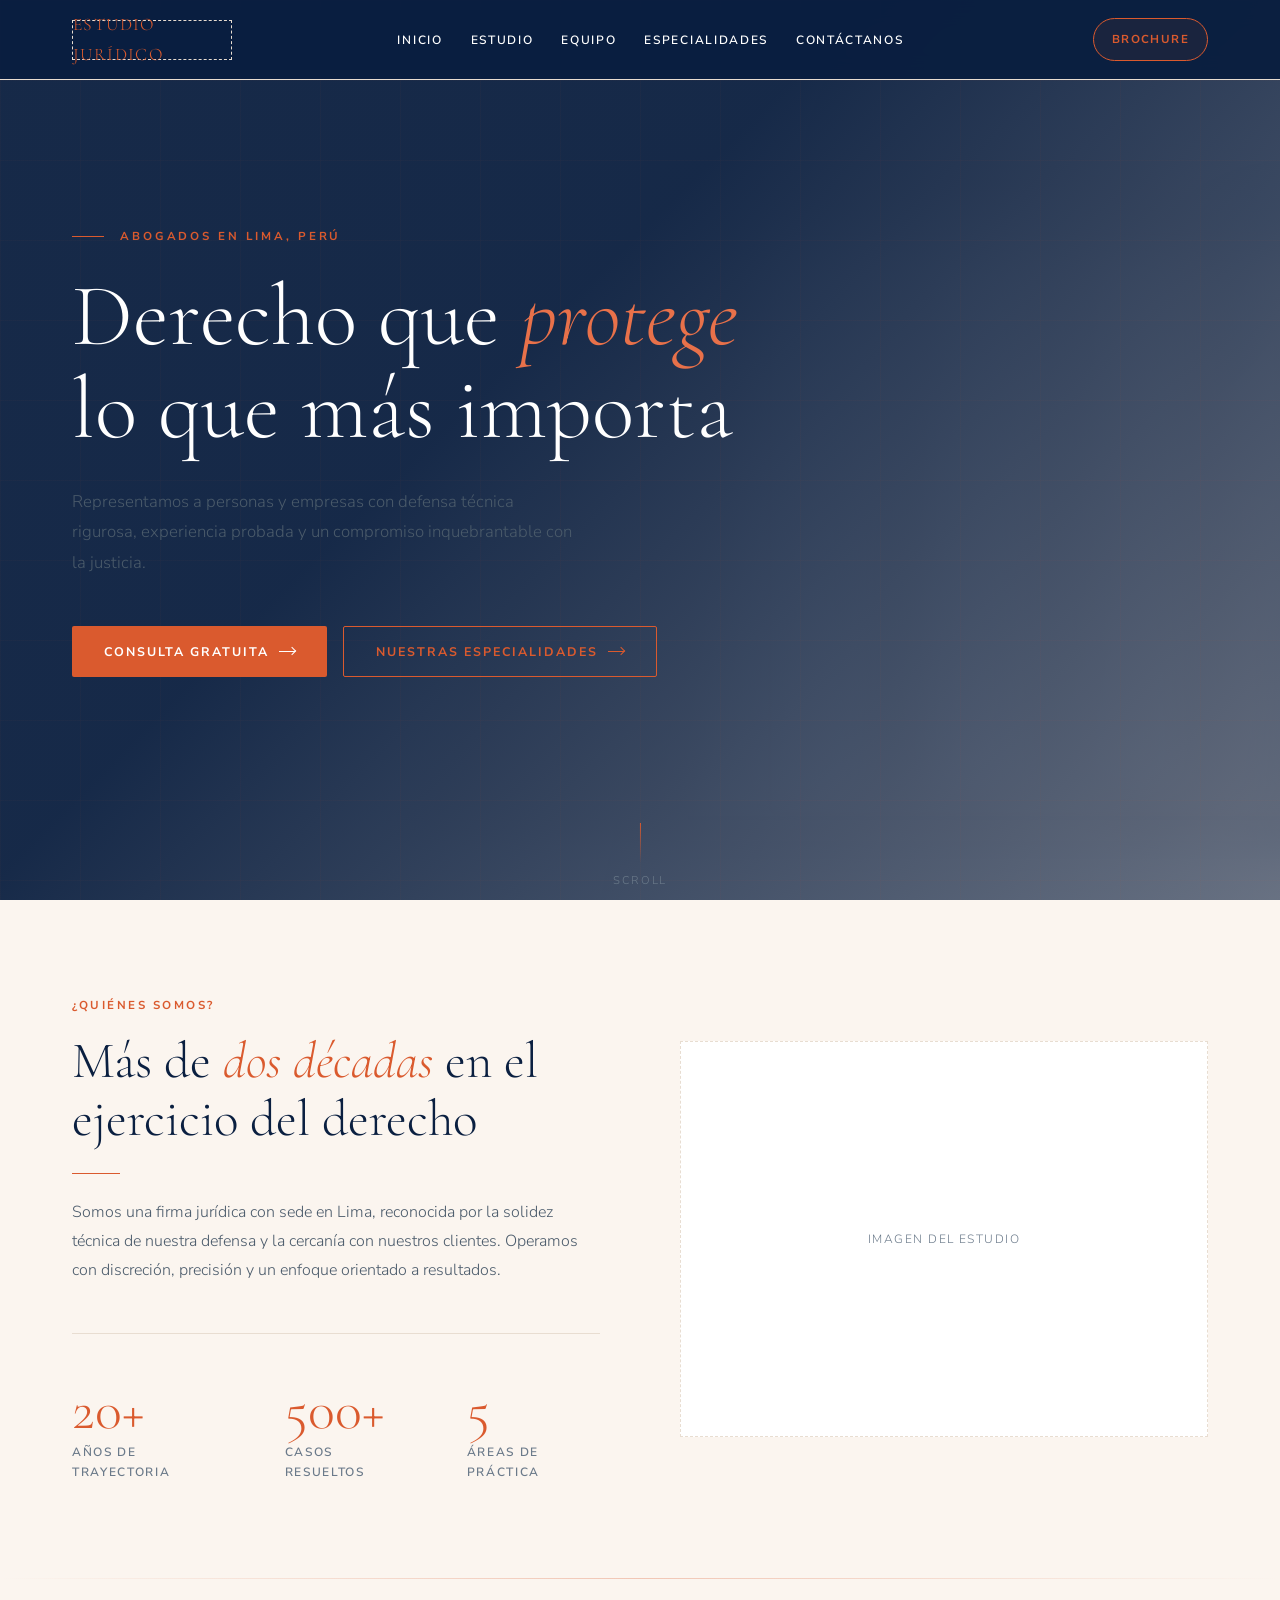
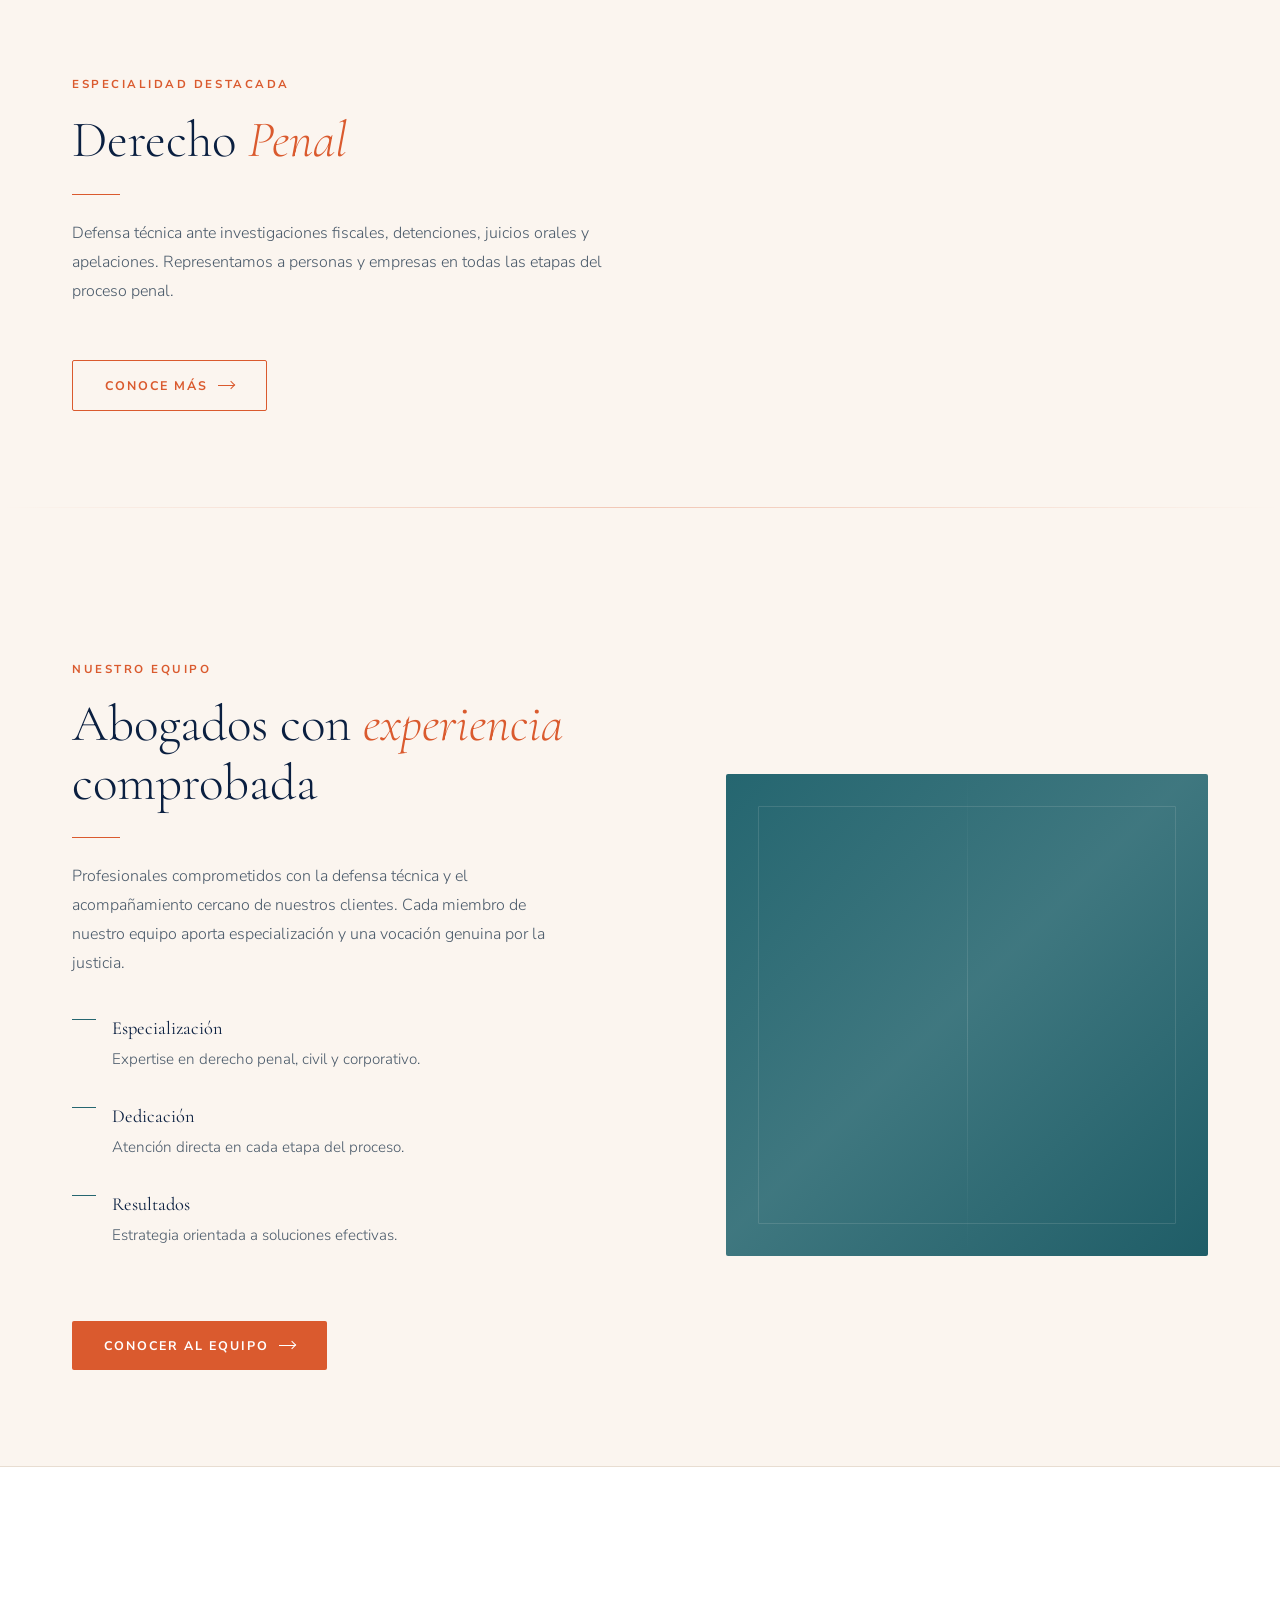
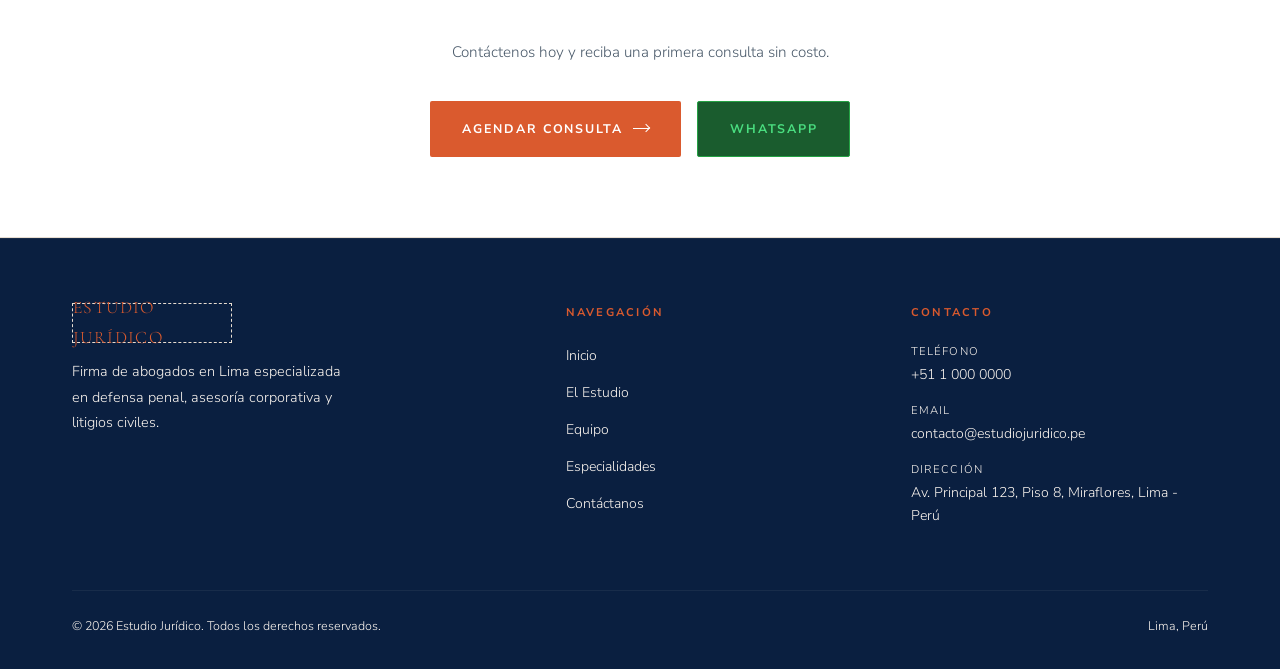
<file: index.html>
<!DOCTYPE html>
<html lang="es">
<head>
  <meta charset="UTF-8">
  <meta name="viewport" content="width=device-width, initial-scale=1.0">
  <title>Inicio | Estudio Jurídico — Abogados en Lima, Perú</title>
  <meta name="description" content="Estudio Jurídico en Lima, Perú. Especialistas en derecho penal, corporativo y civil. Defensa técnica, rigor jurídico y resultados.">
  <link rel="icon" href="/favicon.svg" type="image/svg+xml">
  <link rel="stylesheet" href="./assets/css/main.css">
  <link rel="stylesheet" href="./assets/css/components.css">
  <link rel="stylesheet" href="./assets/css/responsive.css">
</head>
<body>

  <div id="site-header-slot"></div>

  <main id="main">

    <section class="hero" aria-label="Portada">
      <div class="hero__bg">
        <img class="hero__bg-image" data-src="/assets/img/hero-home.svg" alt="" aria-hidden="true" id="hero-bg-img">
        <div class="hero__bg-overlay"></div>
        <div class="hero__bg-pattern"></div>
      </div>
      <div class="container">
        <div class="hero__content">
          <p class="hero__eyebrow">Abogados en Lima, Perú</p>
          <h1 class="hero__title">Derecho que <em>protege</em><br>lo que más importa</h1>
          <p class="hero__body">Representamos a personas y empresas con defensa técnica rigurosa, experiencia probada y un compromiso inquebrantable con la justicia.</p>
          <div class="hero__cta">
            <a href="/contactanos/" class="btn btn--primary">
              Consulta gratuita
              <span class="btn__arrow" aria-hidden="true"></span>
            </a>
            <a href="/especialidades/" class="btn btn--outline">
              Nuestras especialidades
              <span class="btn__arrow" aria-hidden="true"></span>
            </a>
          </div>
        </div>
      </div>
      <div class="page-hero-scroll" aria-hidden="true">
        <span class="scroll-line"></span>
        <span>Scroll</span>
      </div>
    </section>

    <section class="section" aria-labelledby="about-title">
      <div class="container">
        <div class="two-col">
          <div class="two-col__text">
            <span class="section__label">¿Quiénes somos?</span>
            <h2 class="section__title" id="about-title">Más de <em>dos décadas</em> en el ejercicio del derecho</h2>
            <div class="divider" aria-hidden="true"></div>
            <p class="section__body">Somos una firma jurídica con sede en Lima, reconocida por la solidez técnica de nuestra defensa y la cercanía con nuestros clientes. Operamos con discreción, precisión y un enfoque orientado a resultados.</p>
            <div class="stats-row">
              <div class="highlight-stat">
                <span class="highlight-stat__num">20+</span>
                <span class="highlight-stat__label">Años de trayectoria</span>
              </div>
              <div class="highlight-stat">
                <span class="highlight-stat__num">500+</span>
                <span class="highlight-stat__label">Casos resueltos</span>
              </div>
              <div class="highlight-stat">
                <span class="highlight-stat__num">5</span>
                <span class="highlight-stat__label">Áreas de práctica</span>
              </div>
            </div>
          </div>
          <div class="two-col__visual" aria-hidden="true">
            <img class="two-col__visual-img" data-src="" alt="Interior del estudio jurídico">
            <span>Imagen del estudio</span>
          </div>
        </div>
      </div>
    </section>

    <div class="gold-line"></div>

    <section class="section" aria-labelledby="specialty-title">
      <div class="container">
        <span class="section__label">Especialidad destacada</span>
        <h2 class="section__title" id="specialty-title">Derecho <em>Penal</em></h2>
        <div class="divider" aria-hidden="true"></div>
        <p class="section__body">Defensa técnica ante investigaciones fiscales, detenciones, juicios orales y apelaciones. Representamos a personas y empresas en todas las etapas del proceso penal.</p>
        <br><br>
        <a href="/especialidades/derecho-penal/" class="btn btn--outline">
          Conoce más
          <span class="btn__arrow" aria-hidden="true"></span>
        </a>
      </div>
    </section>

    <div class="gold-line"></div>

    <section class="section" aria-labelledby="team-title">
      <div class="container">
        <div class="team-spotlight">
          <div class="team-spotlight__content">
            <span class="section__label">Nuestro equipo</span>
            <h2 class="section__title" id="team-title">Abogados con <em>experiencia</em> comprobada</h2>
            <div class="divider" aria-hidden="true"></div>
            <p class="section__body" style="margin-top: 24px; max-width: 480px;">Profesionales comprometidos con la defensa técnica y el acompañamiento cercano de nuestros clientes. Cada miembro de nuestro equipo aporta especialización y una vocación genuina por la justicia.</p>
            
            <div class="team-spotlight__values">
              <div class="team-spotlight__value-item">
                <span class="team-spotlight__value-icon"></span>
                <h3 class="team-spotlight__value-title">Especialización</h3>
                <p class="team-spotlight__value-text">Expertise en derecho penal, civil y corporativo.</p>
              </div>
              <div class="team-spotlight__value-item">
                <span class="team-spotlight__value-icon"></span>
                <h3 class="team-spotlight__value-title">Dedicación</h3>
                <p class="team-spotlight__value-text">Atención directa en cada etapa del proceso.</p>
              </div>
              <div class="team-spotlight__value-item">
                <span class="team-spotlight__value-icon"></span>
                <h3 class="team-spotlight__value-title">Resultados</h3>
                <p class="team-spotlight__value-text">Estrategia orientada a soluciones efectivas.</p>
              </div>
            </div>
            
            <a href="/equipo/" class="btn btn--primary" style="margin-top: 32px;">
              Conocer al equipo
              <span class="btn__arrow" aria-hidden="true"></span>
            </a>
          </div>
          
          <div class="team-spotlight__visual" aria-hidden="true"></div>
        </div>
      </div>
    </section>

    <section class="cta-band" aria-labelledby="cta-title">
      <div class="container">
        <h2 class="cta-band__title" id="cta-title">¿Necesita asesoría legal en Lima?</h2>
        <p class="cta-band__body">Contáctenos hoy y reciba una primera consulta sin costo.</p>
        <div class="cta-band__actions">
          <a href="/contactanos/" class="btn btn--primary">
            Agendar consulta
            <span class="btn__arrow" aria-hidden="true"></span>
          </a>
          <a href="https://wa.me/990103774" target="_blank" rel="noopener noreferrer" class="whatsapp-cta">
            WhatsApp
          </a>
        </div>
      </div>
    </section>

  </main>

  <div id="site-footer-slot"></div>

  <script type="module" src="/assets/js/main.js"></script>
</body>
</html>
</file>
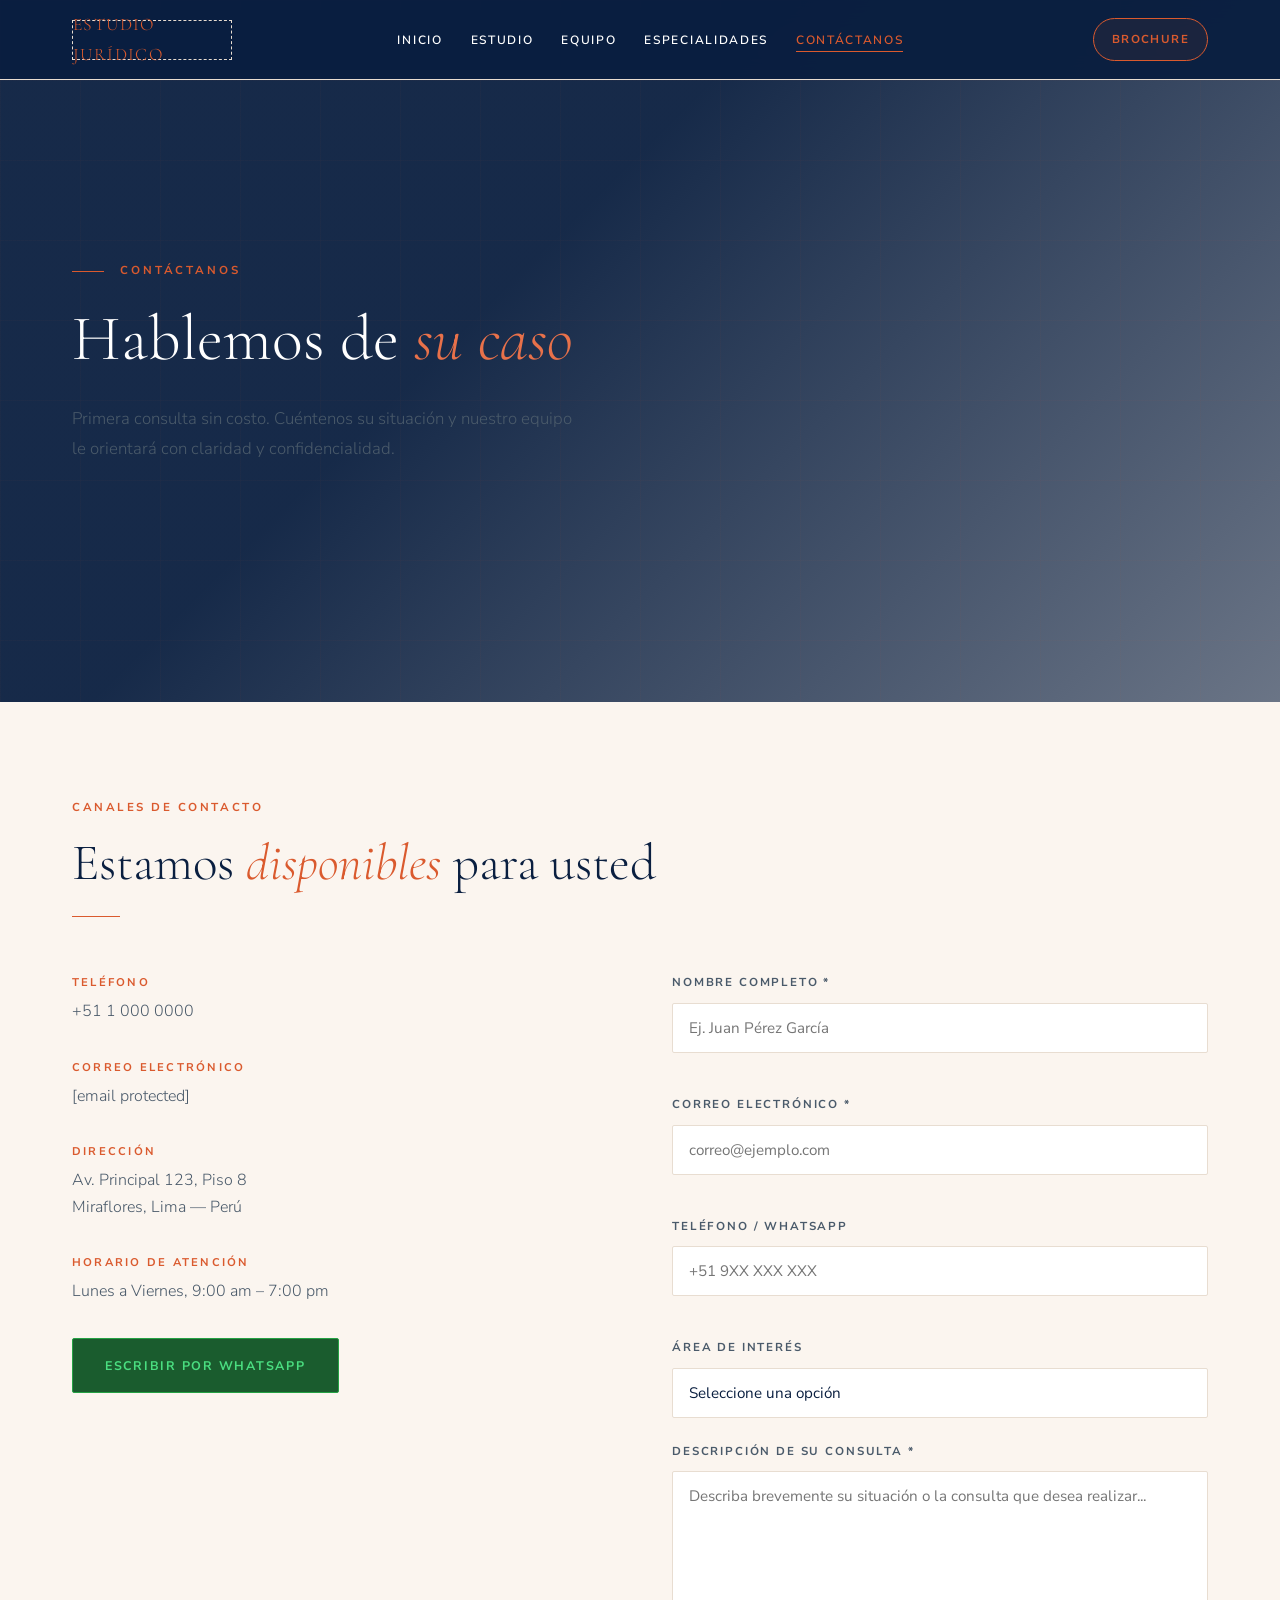
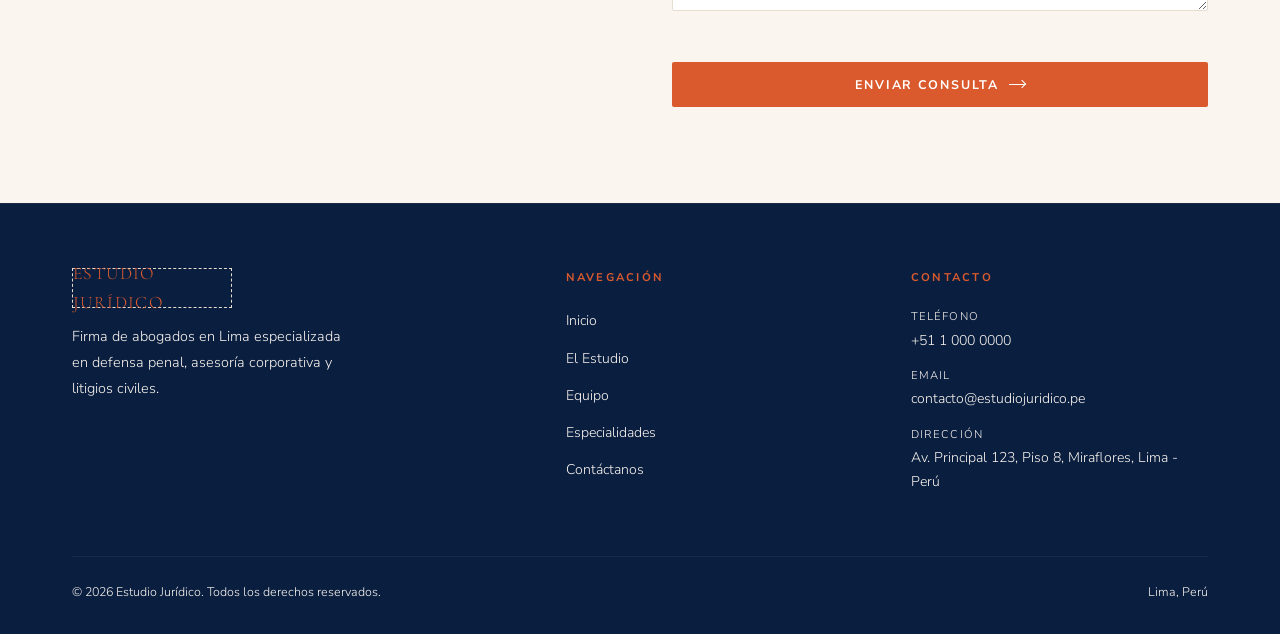
<file: contactanos/index.html>
<!DOCTYPE html>
<html lang="es">
<head>
  <meta charset="UTF-8">
  <meta name="viewport" content="width=device-width, initial-scale=1.0">
  <title>Contáctanos | Estudio Jurídico — Abogados en Lima, Perú</title>
  <meta name="description" content="Contacte a nuestro estudio jurídico en Lima, Perú. Consulta gratuita. Atendemos en Miraflores, Lima. También por WhatsApp.">
  <link rel="icon" href="/favicon.svg" type="image/svg+xml">
  <link rel="stylesheet" href="/assets/css/main.css">
  <link rel="stylesheet" href="/assets/css/components.css">
  <link rel="stylesheet" href="/assets/css/responsive.css">
</head>
<body>

  <div id="site-header-slot"></div>

  <main id="main">

    <section class="hero hero--inner" aria-label="Contáctanos">
      <div class="hero__bg">
        <div class="hero__bg-overlay"></div>
        <div class="hero__bg-pattern"></div>
      </div>
      <div class="container">
        <div class="hero__content">
          <p class="hero__eyebrow">Contáctanos</p>
          <h1 class="hero__title">Hablemos de <em>su caso</em></h1>
          <p class="hero__body">Primera consulta sin costo. Cuéntenos su situación y nuestro equipo le orientará con claridad y confidencialidad.</p>
        </div>
      </div>
    </section>

    <section class="section" aria-labelledby="contact-title">
      <div class="container">
        <span class="section__label">Canales de contacto</span>
        <h2 class="section__title" id="contact-title">Estamos <em>disponibles</em> para usted</h2>
        <div class="divider" aria-hidden="true"></div>
        <div class="contact-grid" style="margin-top: 56px">

          <div class="contact-info">
            <div class="contact-info__item">
              <p class="contact-info__label">Teléfono</p>
              <p class="contact-info__value">+51 1 000 0000</p>
            </div>
            <div class="contact-info__item">
              <p class="contact-info__label">Correo electrónico</p>
              <p class="contact-info__value"><a href="/cdn-cgi/l/email-protection" class="__cf_email__" data-cfemail="a2c1cdccd6c3c1d6cde2c7d1d6d7c6cbcdc8d7d0cbc6cbc1cd8cd2c7">[email&#160;protected]</a></p>
            </div>
            <div class="contact-info__item">
              <p class="contact-info__label">Dirección</p>
              <p class="contact-info__value">Av. Principal 123, Piso 8<br>Miraflores, Lima — Perú</p>
            </div>
            <div class="contact-info__item">
              <p class="contact-info__label">Horario de atención</p>
              <p class="contact-info__value">Lunes a Viernes, 9:00 am – 7:00 pm</p>
            </div>
            <div style="margin-top: 32px">
              <a href="https://wa.me/51900000000" target="_blank" rel="noopener noreferrer" class="whatsapp-cta">
                Escribir por WhatsApp
              </a>
            </div>
          </div>

          <div class="contact-form-wrap">
            <form id="contact-form" novalidate aria-label="Formulario de consulta">

              <div class="form-group">
                <label class="form-label" for="f-name">Nombre completo *</label>
                <input class="form-input" type="text" id="f-name" name="name" autocomplete="name" placeholder="Ej. Juan Pérez García">
                <span class="form-error" id="f-name-error" aria-live="polite"></span>
              </div>

              <div class="form-group">
                <label class="form-label" for="f-email">Correo electrónico *</label>
                <input class="form-input" type="email" id="f-email" name="email" autocomplete="email" placeholder="correo@ejemplo.com">
                <span class="form-error" id="f-email-error" aria-live="polite"></span>
              </div>

              <div class="form-group">
                <label class="form-label" for="f-phone">Teléfono / WhatsApp</label>
                <input class="form-input" type="tel" id="f-phone" name="phone" autocomplete="tel" placeholder="+51 9XX XXX XXX">
                <span class="form-error" id="f-phone-error" aria-live="polite"></span>
              </div>

              <div class="form-group">
                <label class="form-label" for="f-subject">Área de interés</label>
                <select class="form-select" id="f-subject" name="subject">
                  <option value="">Seleccione una opción</option>
                  <option value="penal">Derecho Penal</option>
                  <option value="corporativo">Derecho Corporativo</option>
                  <option value="civil">Derecho Civil</option>
                  <option value="laboral">Derecho Laboral</option>
                  <option value="administrativo">Derecho Administrativo</option>
                  <option value="otro">Otro</option>
                </select>
              </div>

              <div class="form-group">
                <label class="form-label" for="f-message">Descripción de su consulta *</label>
                <textarea class="form-textarea" id="f-message" name="message" placeholder="Describa brevemente su situación o la consulta que desea realizar..."></textarea>
                <span class="form-error" id="f-message-error" aria-live="polite"></span>
              </div>

              <button class="btn btn--primary form-submit" type="submit">
                Enviar consulta
                <span class="btn__arrow" aria-hidden="true"></span>
              </button>

              <div class="form-success" id="form-success" role="status">
                Su consulta fue enviada correctamente. Le contactaremos a la brevedad.
              </div>

            </form>
          </div>

        </div>
      </div>
    </section>

  </main>

  <div id="site-footer-slot"></div>

  <script type="module" src="/assets/js/main.js"></script>
</body>
</html>
</file>
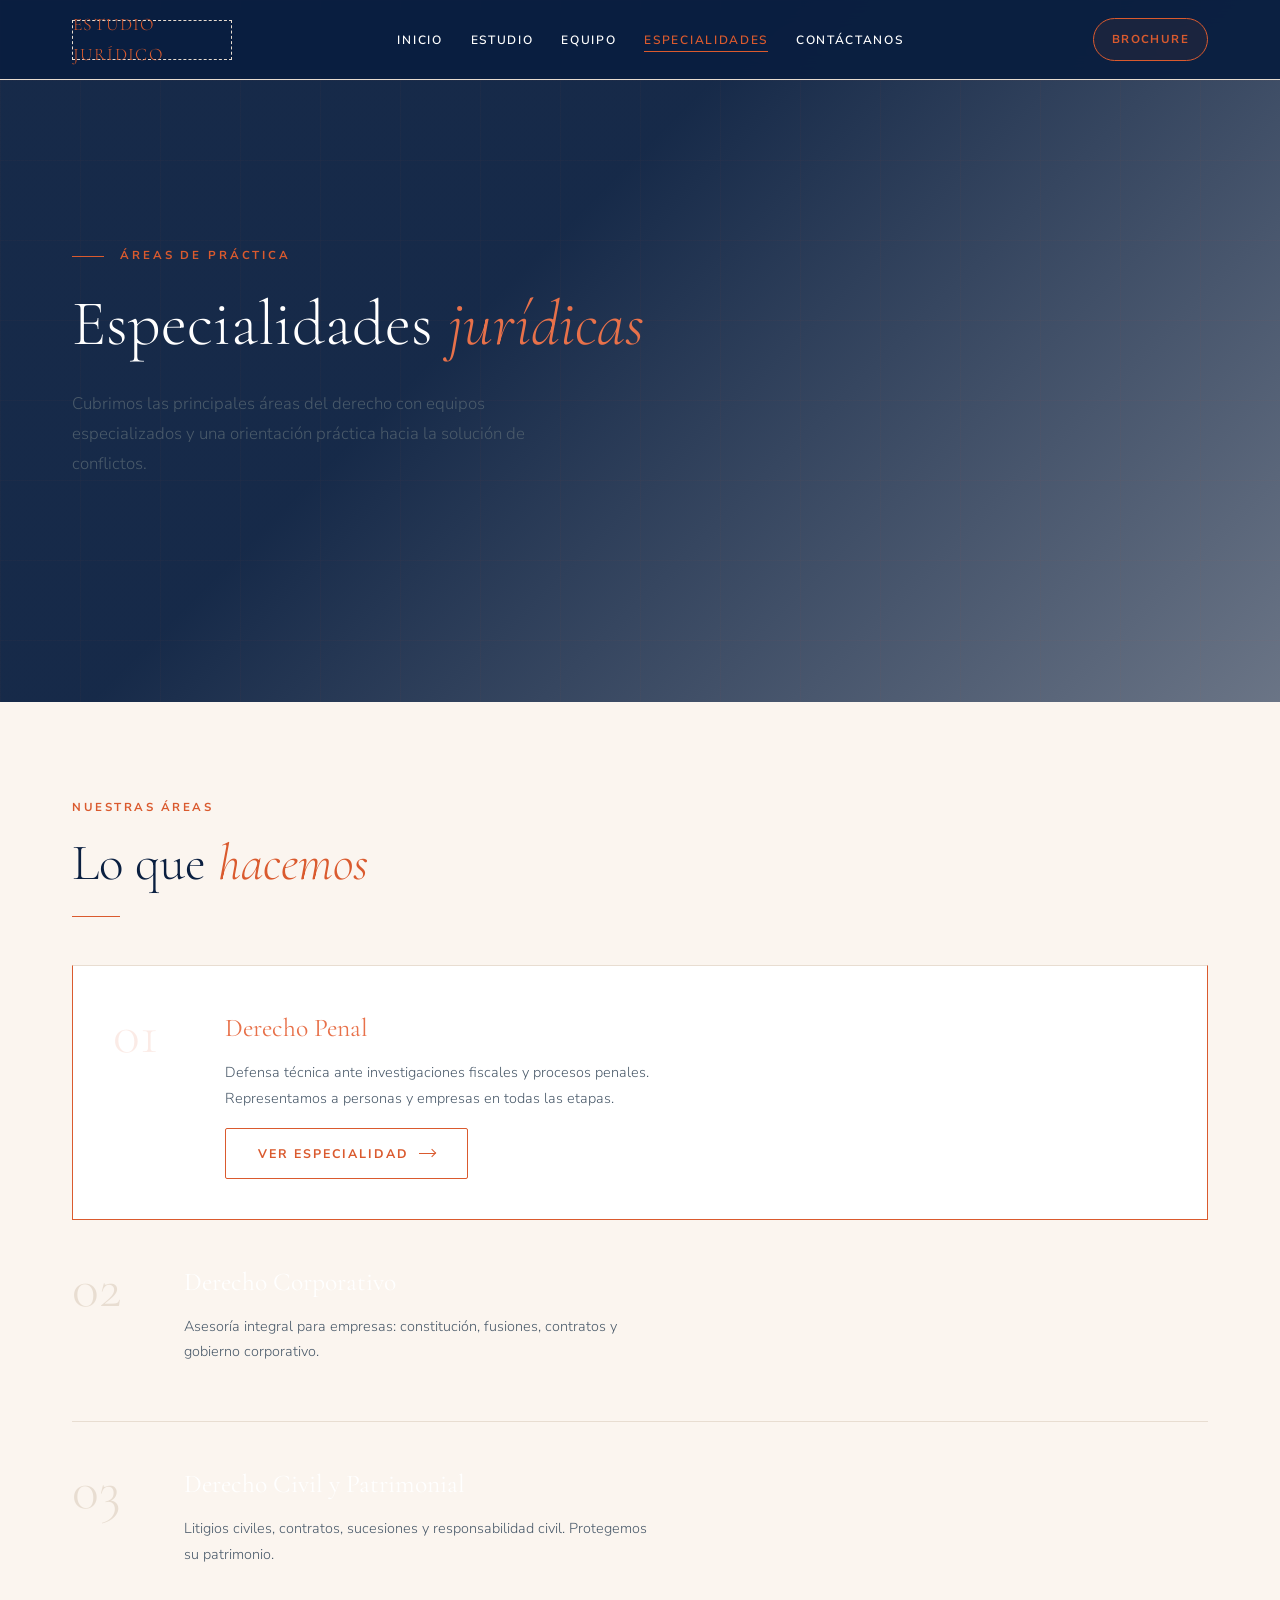
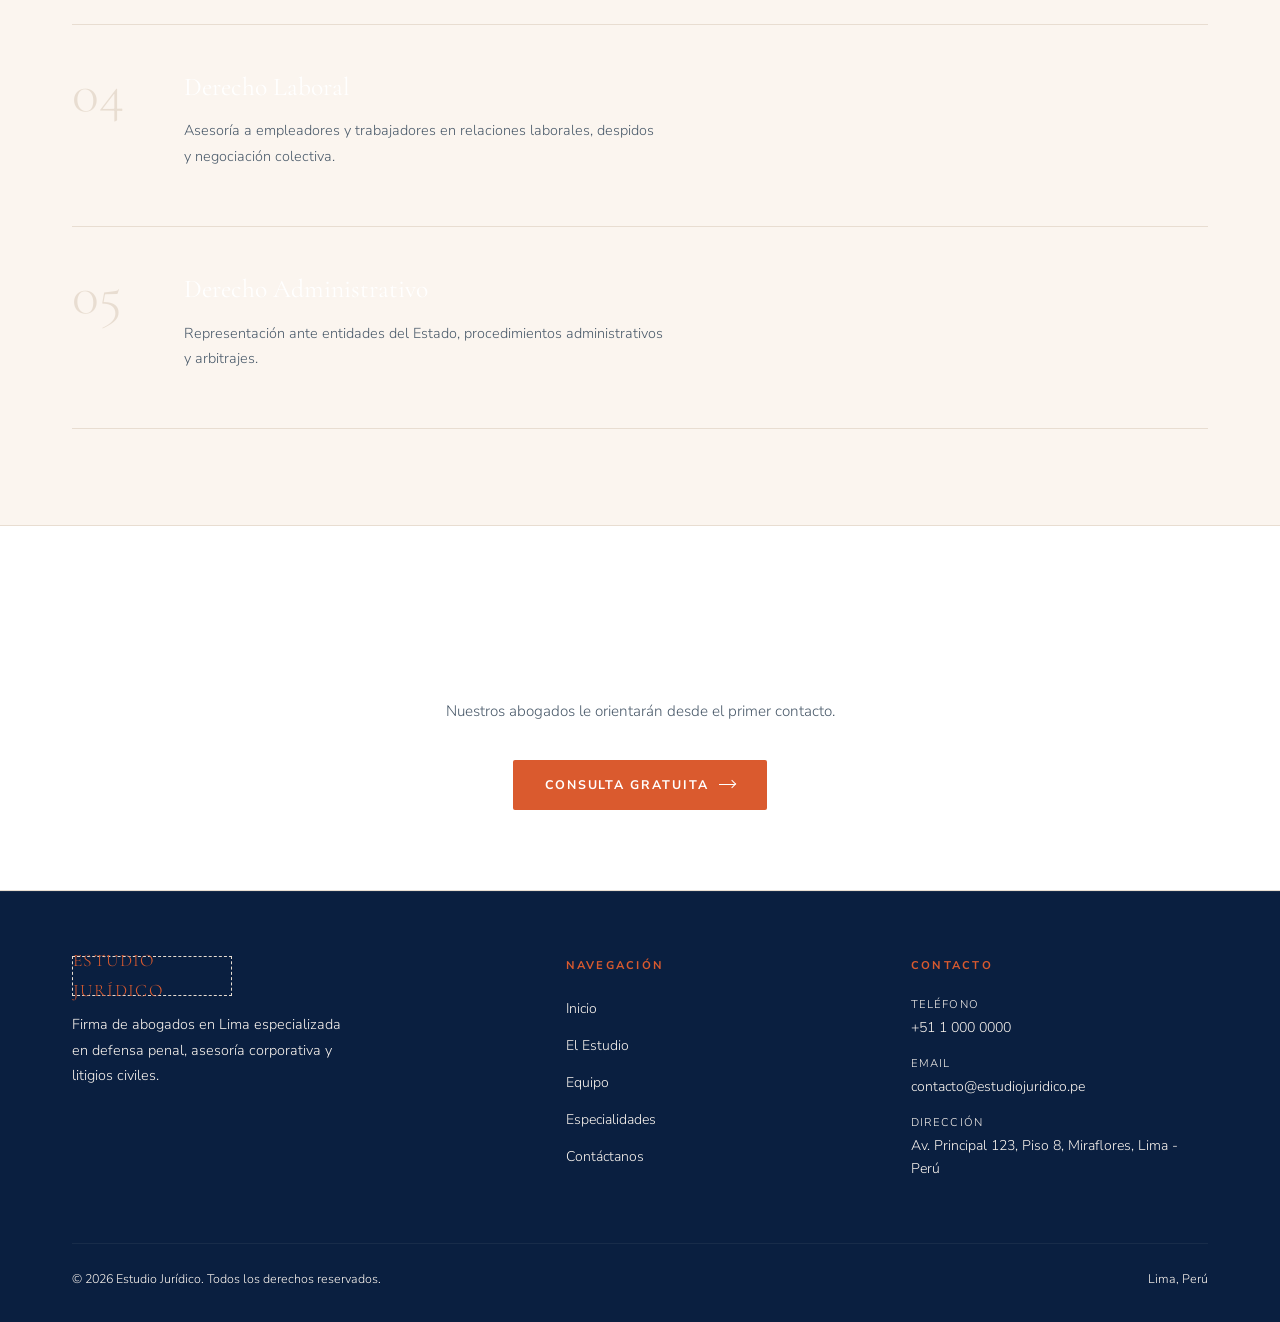
<file: especialidades/index.html>
<!DOCTYPE html>
<html lang="es">
<head>
  <meta charset="UTF-8">
  <meta name="viewport" content="width=device-width, initial-scale=1.0">
  <title>Especialidades | Estudio Jurídico — Abogados en Lima, Perú</title>
  <meta name="description" content="Áreas de práctica jurídica de nuestro estudio en Lima: derecho penal, corporativo, civil, laboral y administrativo.">
  <link rel="icon" href="/favicon.svg" type="image/svg+xml">
  <link rel="stylesheet" href="/assets/css/main.css">
  <link rel="stylesheet" href="/assets/css/components.css">
  <link rel="stylesheet" href="/assets/css/responsive.css">
</head>
<body>

  <div id="site-header-slot"></div>

  <main id="main">

    <section class="hero hero--inner" aria-label="Especialidades">
      <div class="hero__bg">
        <div class="hero__bg-overlay"></div>
        <div class="hero__bg-pattern"></div>
      </div>
      <div class="container">
        <div class="hero__content">
          <p class="hero__eyebrow">Áreas de práctica</p>
          <h1 class="hero__title">Especialidades <em>jurídicas</em></h1>
          <p class="hero__body">Cubrimos las principales áreas del derecho con equipos especializados y una orientación práctica hacia la solución de conflictos.</p>
        </div>
      </div>
    </section>

    <section class="section" aria-labelledby="specialties-list-title">
      <div class="container">
        <span class="section__label">Nuestras áreas</span>
        <h2 class="section__title" id="specialties-list-title">Lo que <em>hacemos</em></h2>
        <div class="divider" aria-hidden="true"></div>

        <div class="specialties-list">

          <div class="specialty-item specialty-item--featured">
            <div class="specialty-item__num">01</div>
            <div class="specialty-item__content">
              <h3 class="specialty-item__title">Derecho Penal</h3>
              <p class="specialty-item__body">Defensa técnica ante investigaciones fiscales y procesos penales. Representamos a personas y empresas en todas las etapas.</p>
              <a href="/especialidades/derecho-penal/" class="btn btn--outline">
                Ver especialidad
                <span class="btn__arrow" aria-hidden="true"></span>
              </a>
            </div>
          </div>

          <div class="specialty-item">
            <div class="specialty-item__num">02</div>
            <div class="specialty-item__content">
              <h3 class="specialty-item__title">Derecho Corporativo</h3>
              <p class="specialty-item__body">Asesoría integral para empresas: constitución, fusiones, contratos y gobierno corporativo.</p>
            </div>
          </div>

          <div class="specialty-item">
            <div class="specialty-item__num">03</div>
            <div class="specialty-item__content">
              <h3 class="specialty-item__title">Derecho Civil y Patrimonial</h3>
              <p class="specialty-item__body">Litigios civiles, contratos, sucesiones y responsabilidad civil. Protegemos su patrimonio.</p>
            </div>
          </div>

          <div class="specialty-item">
            <div class="specialty-item__num">04</div>
            <div class="specialty-item__content">
              <h3 class="specialty-item__title">Derecho Laboral</h3>
              <p class="specialty-item__body">Asesoría a empleadores y trabajadores en relaciones laborales, despidos y negociación colectiva.</p>
            </div>
          </div>

          <div class="specialty-item">
            <div class="specialty-item__num">05</div>
            <div class="specialty-item__content">
              <h3 class="specialty-item__title">Derecho Administrativo</h3>
              <p class="specialty-item__body">Representación ante entidades del Estado, procedimientos administrativos y arbitrajes.</p>
            </div>
          </div>

        </div>
      </div>
    </section>

    <section class="cta-band" aria-labelledby="cta-esp">
      <div class="container">
        <h2 class="cta-band__title" id="cta-esp">¿Tiene un caso en alguna de estas áreas?</h2>
        <p class="cta-band__body">Nuestros abogados le orientarán desde el primer contacto.</p>
        <div class="cta-band__actions">
          <a href="/contactanos/" class="btn btn--primary">
            Consulta gratuita
            <span class="btn__arrow" aria-hidden="true"></span>
          </a>
        </div>
      </div>
    </section>

  </main>

  <div id="site-footer-slot"></div>

  <script type="module" src="/assets/js/main.js"></script>
</body>
</html>
</file>
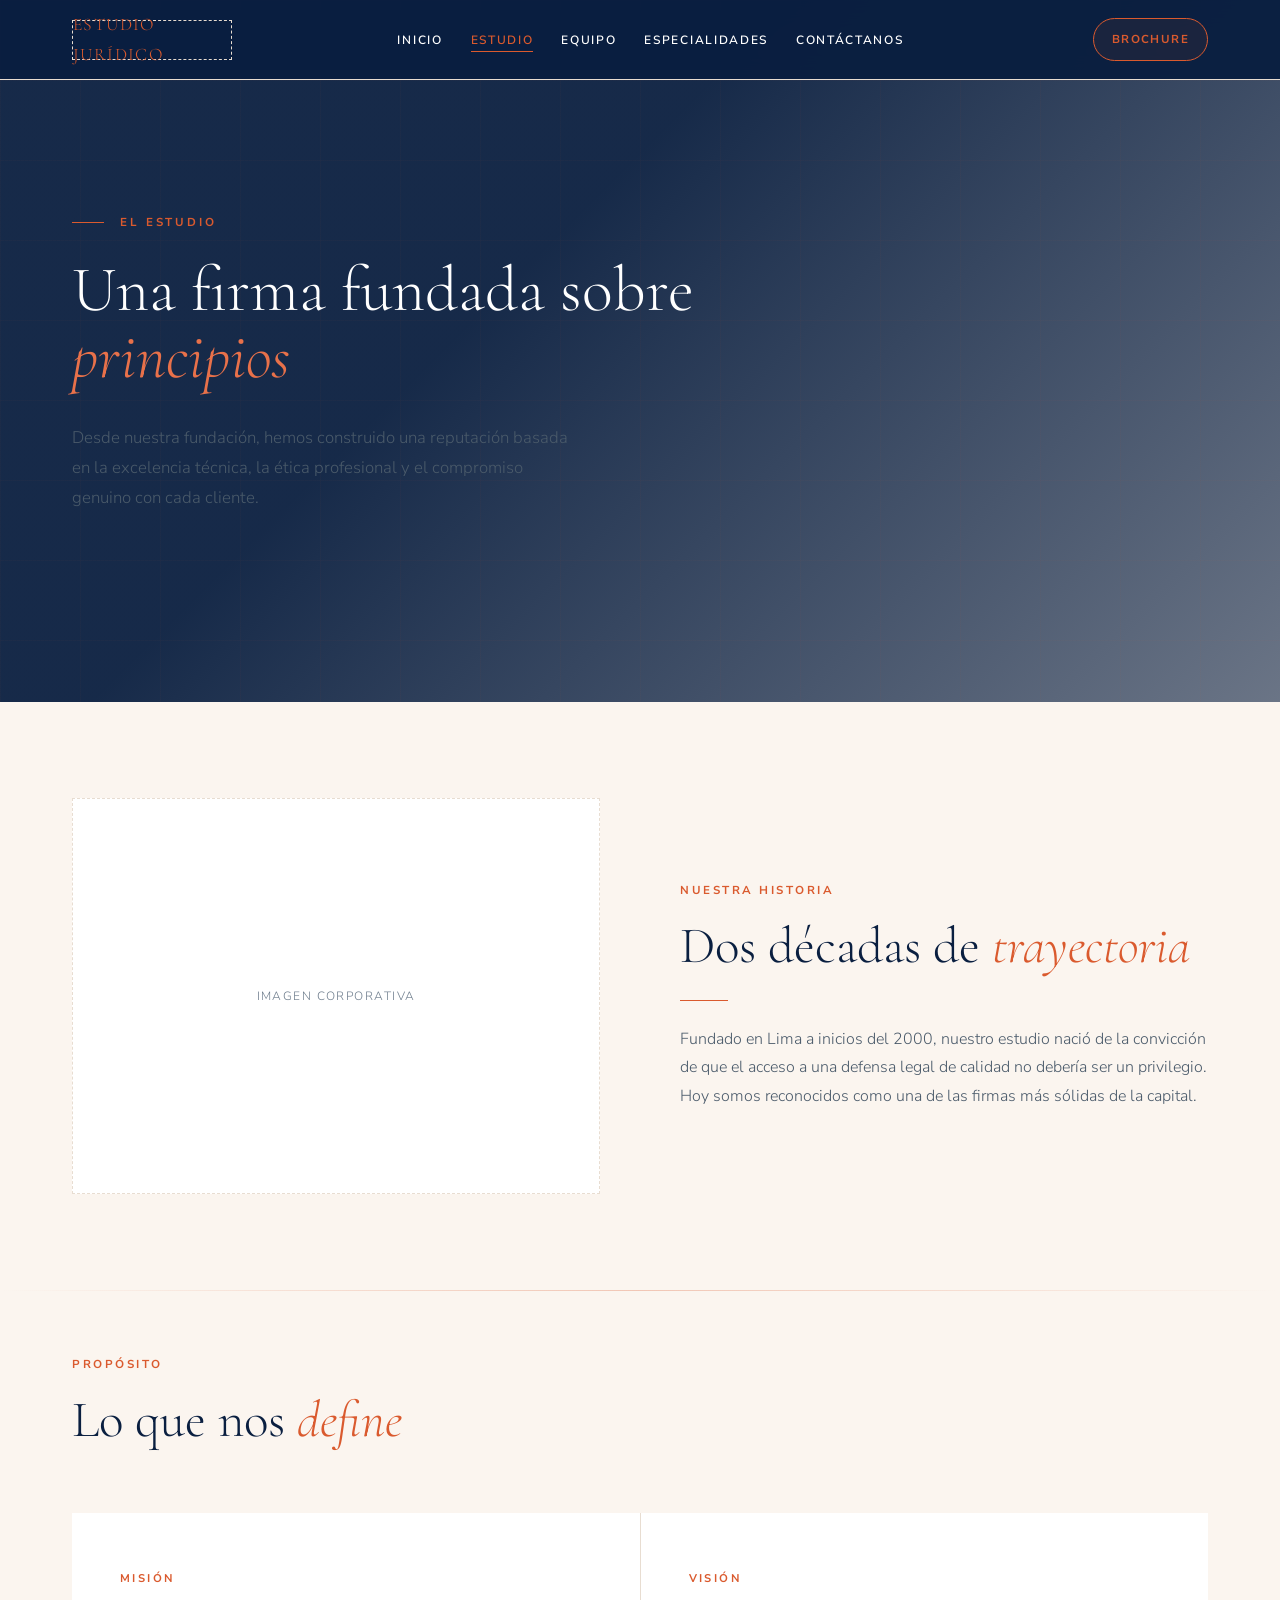
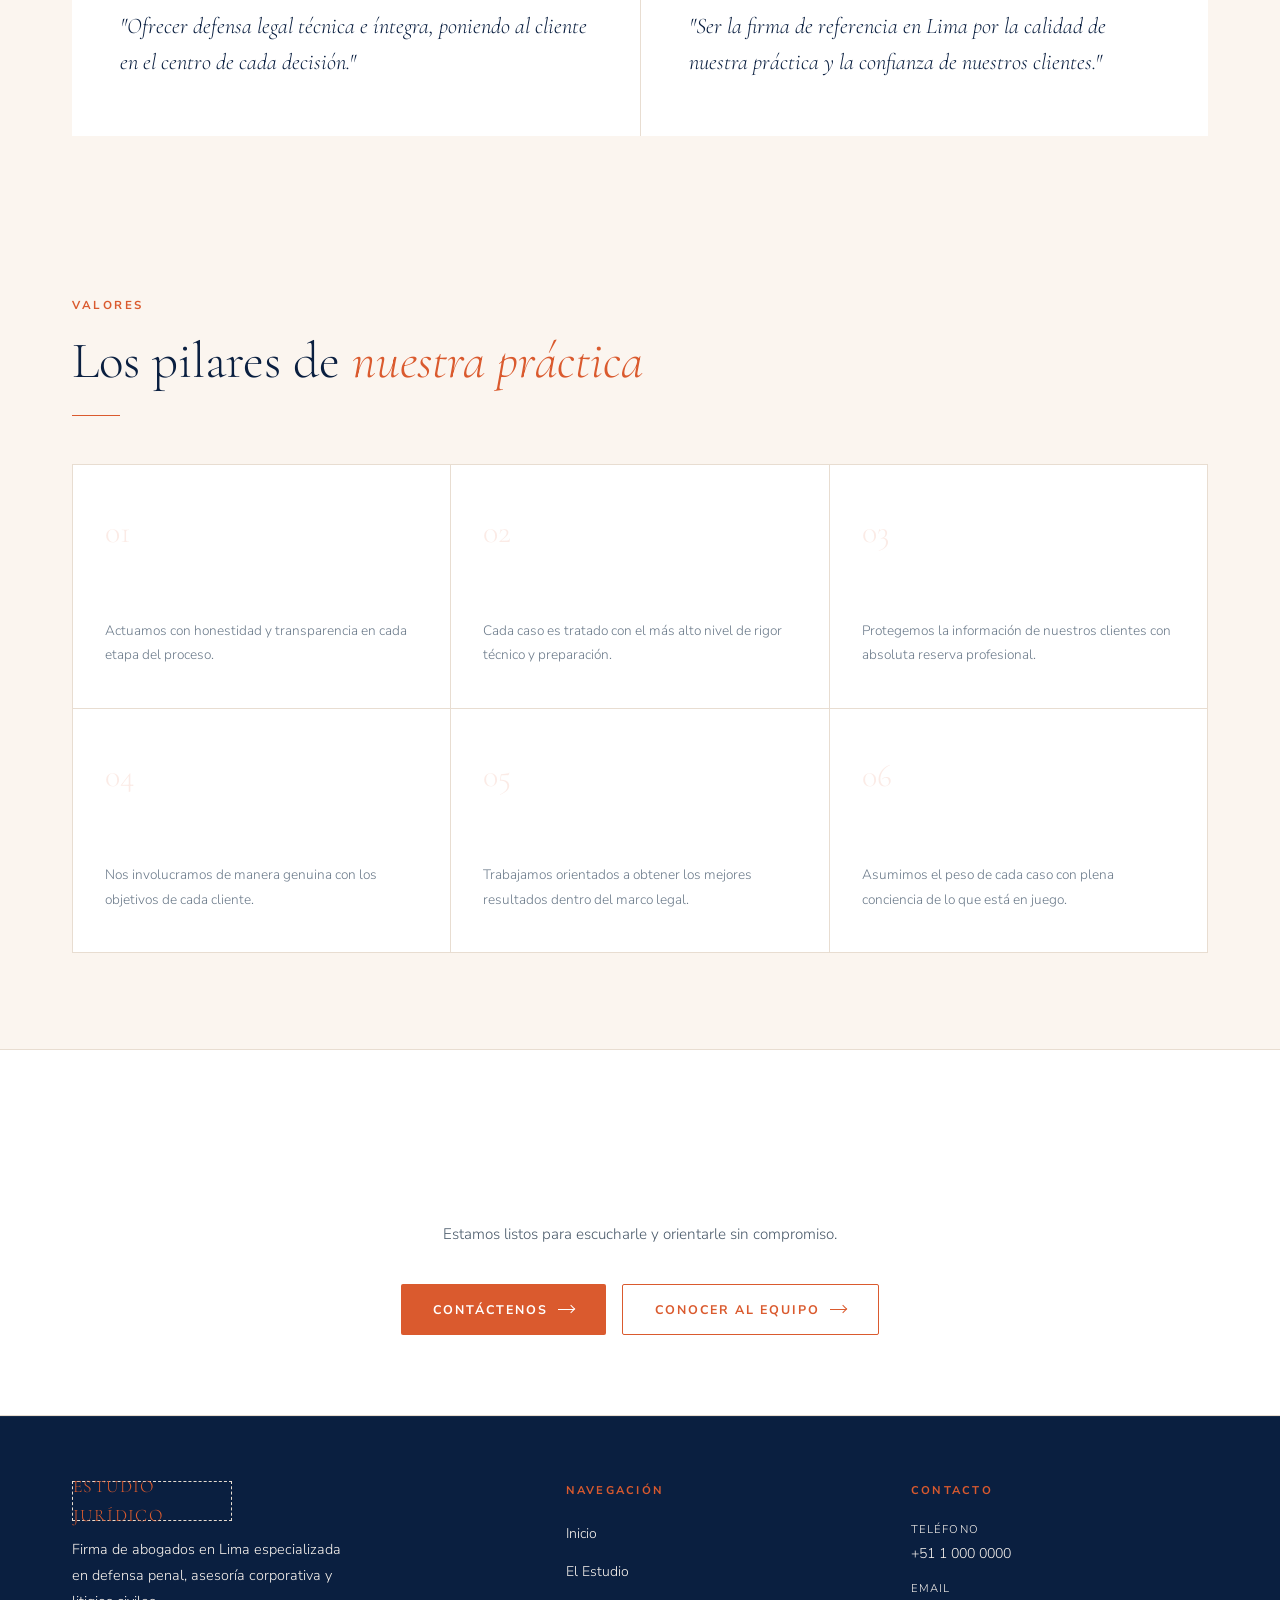
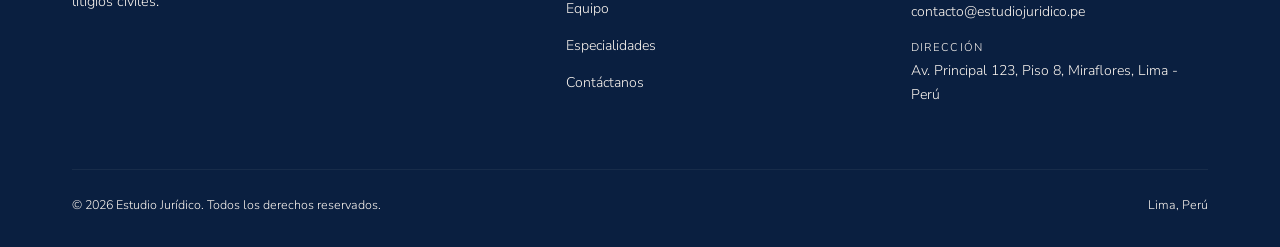
<file: estudio/index.html>
<!DOCTYPE html>
<html lang="es">
<head>
  <meta charset="UTF-8">
  <meta name="viewport" content="width=device-width, initial-scale=1.0">
  <title>El Estudio | Estudio Jurídico — Abogados en Lima, Perú</title>
  <meta name="description" content="Conozca nuestra firma de abogados en Lima: historia, misión, visión y los valores que guían nuestro ejercicio jurídico.">
  <link rel="icon" href="/favicon.svg" type="image/svg+xml">
  <link rel="stylesheet" href="/assets/css/main.css">
  <link rel="stylesheet" href="/assets/css/components.css">
  <link rel="stylesheet" href="/assets/css/responsive.css">
</head>
<body>

  <div id="site-header-slot"></div>

  <main id="main">

    <section class="hero hero--inner" aria-label="El Estudio">
      <div class="hero__bg">
        <img class="hero__bg-image" data-src="" alt="Oficinas del estudio jurídico">
        <div class="hero__bg-overlay"></div>
        <div class="hero__bg-pattern"></div>
      </div>
      <div class="container">
        <div class="hero__content">
          <p class="hero__eyebrow">El Estudio</p>
          <h1 class="hero__title">Una firma fundada sobre <em>principios</em></h1>
          <p class="hero__body">Desde nuestra fundación, hemos construido una reputación basada en la excelencia técnica, la ética profesional y el compromiso genuino con cada cliente.</p>
        </div>
      </div>
    </section>

    <section class="section" aria-labelledby="historia-title">
      <div class="container">
        <div class="two-col two-col--reversed">
          <div class="two-col__text">
            <span class="section__label">Nuestra historia</span>
            <h2 class="section__title" id="historia-title">Dos décadas de <em>trayectoria</em></h2>
            <div class="divider" aria-hidden="true"></div>
            <p class="section__body">Fundado en Lima a inicios del 2000, nuestro estudio nació de la convicción de que el acceso a una defensa legal de calidad no debería ser un privilegio. Hoy somos reconocidos como una de las firmas más sólidas de la capital.</p>
          </div>
          <div class="two-col__visual" aria-hidden="true">
            <img class="two-col__visual-img" data-src="" alt="Historia del estudio jurídico">
            <span>Imagen corporativa</span>
          </div>
        </div>
      </div>
    </section>

    <div class="gold-line"></div>

    <section class="section--sm" aria-labelledby="mv-title">
      <div class="container">
        <span class="section__label">Propósito</span>
        <h2 class="section__title" id="mv-title">Lo que nos <em>define</em></h2>
        <div class="mission-vision">
          <div class="mv-item">
            <span class="mv-item__label">Misión</span>
            <p class="mv-item__text">"Ofrecer defensa legal técnica e íntegra, poniendo al cliente en el centro de cada decisión."</p>
          </div>
          <div class="mv-item">
            <span class="mv-item__label">Visión</span>
            <p class="mv-item__text">"Ser la firma de referencia en Lima por la calidad de nuestra práctica y la confianza de nuestros clientes."</p>
          </div>
        </div>
      </div>
    </section>

    <section class="section" aria-labelledby="valores-title">
      <div class="container">
        <span class="section__label">Valores</span>
        <h2 class="section__title" id="valores-title">Los pilares de <em>nuestra práctica</em></h2>
        <div class="divider" aria-hidden="true"></div>
        <div class="values-grid" style="margin-top:48px">
          <div class="value-item">
            <span class="value-item__num">01</span>
            <h3 class="value-item__title">Integridad</h3>
            <p class="value-item__body">Actuamos con honestidad y transparencia en cada etapa del proceso.</p>
          </div>
          <div class="value-item">
            <span class="value-item__num">02</span>
            <h3 class="value-item__title">Excelencia</h3>
            <p class="value-item__body">Cada caso es tratado con el más alto nivel de rigor técnico y preparación.</p>
          </div>
          <div class="value-item">
            <span class="value-item__num">03</span>
            <h3 class="value-item__title">Confidencialidad</h3>
            <p class="value-item__body">Protegemos la información de nuestros clientes con absoluta reserva profesional.</p>
          </div>
          <div class="value-item">
            <span class="value-item__num">04</span>
            <h3 class="value-item__title">Compromiso</h3>
            <p class="value-item__body">Nos involucramos de manera genuina con los objetivos de cada cliente.</p>
          </div>
          <div class="value-item">
            <span class="value-item__num">05</span>
            <h3 class="value-item__title">Resultados</h3>
            <p class="value-item__body">Trabajamos orientados a obtener los mejores resultados dentro del marco legal.</p>
          </div>
          <div class="value-item">
            <span class="value-item__num">06</span>
            <h3 class="value-item__title">Responsabilidad</h3>
            <p class="value-item__body">Asumimos el peso de cada caso con plena conciencia de lo que está en juego.</p>
          </div>
        </div>
      </div>
    </section>

    <section class="cta-band" aria-labelledby="cta-estudio">
      <div class="container">
        <h2 class="cta-band__title" id="cta-estudio">Converse con nuestro equipo</h2>
        <p class="cta-band__body">Estamos listos para escucharle y orientarle sin compromiso.</p>
        <div class="cta-band__actions">
          <a href="/contactanos/" class="btn btn--primary">
            Contáctenos
            <span class="btn__arrow" aria-hidden="true"></span>
          </a>
          <a href="/equipo/" class="btn btn--outline">
            Conocer al equipo
            <span class="btn__arrow" aria-hidden="true"></span>
          </a>
        </div>
      </div>
    </section>

  </main>

  <div id="site-footer-slot"></div>

  <script type="module" src="/assets/js/main.js"></script>
</body>
</html>
</file>
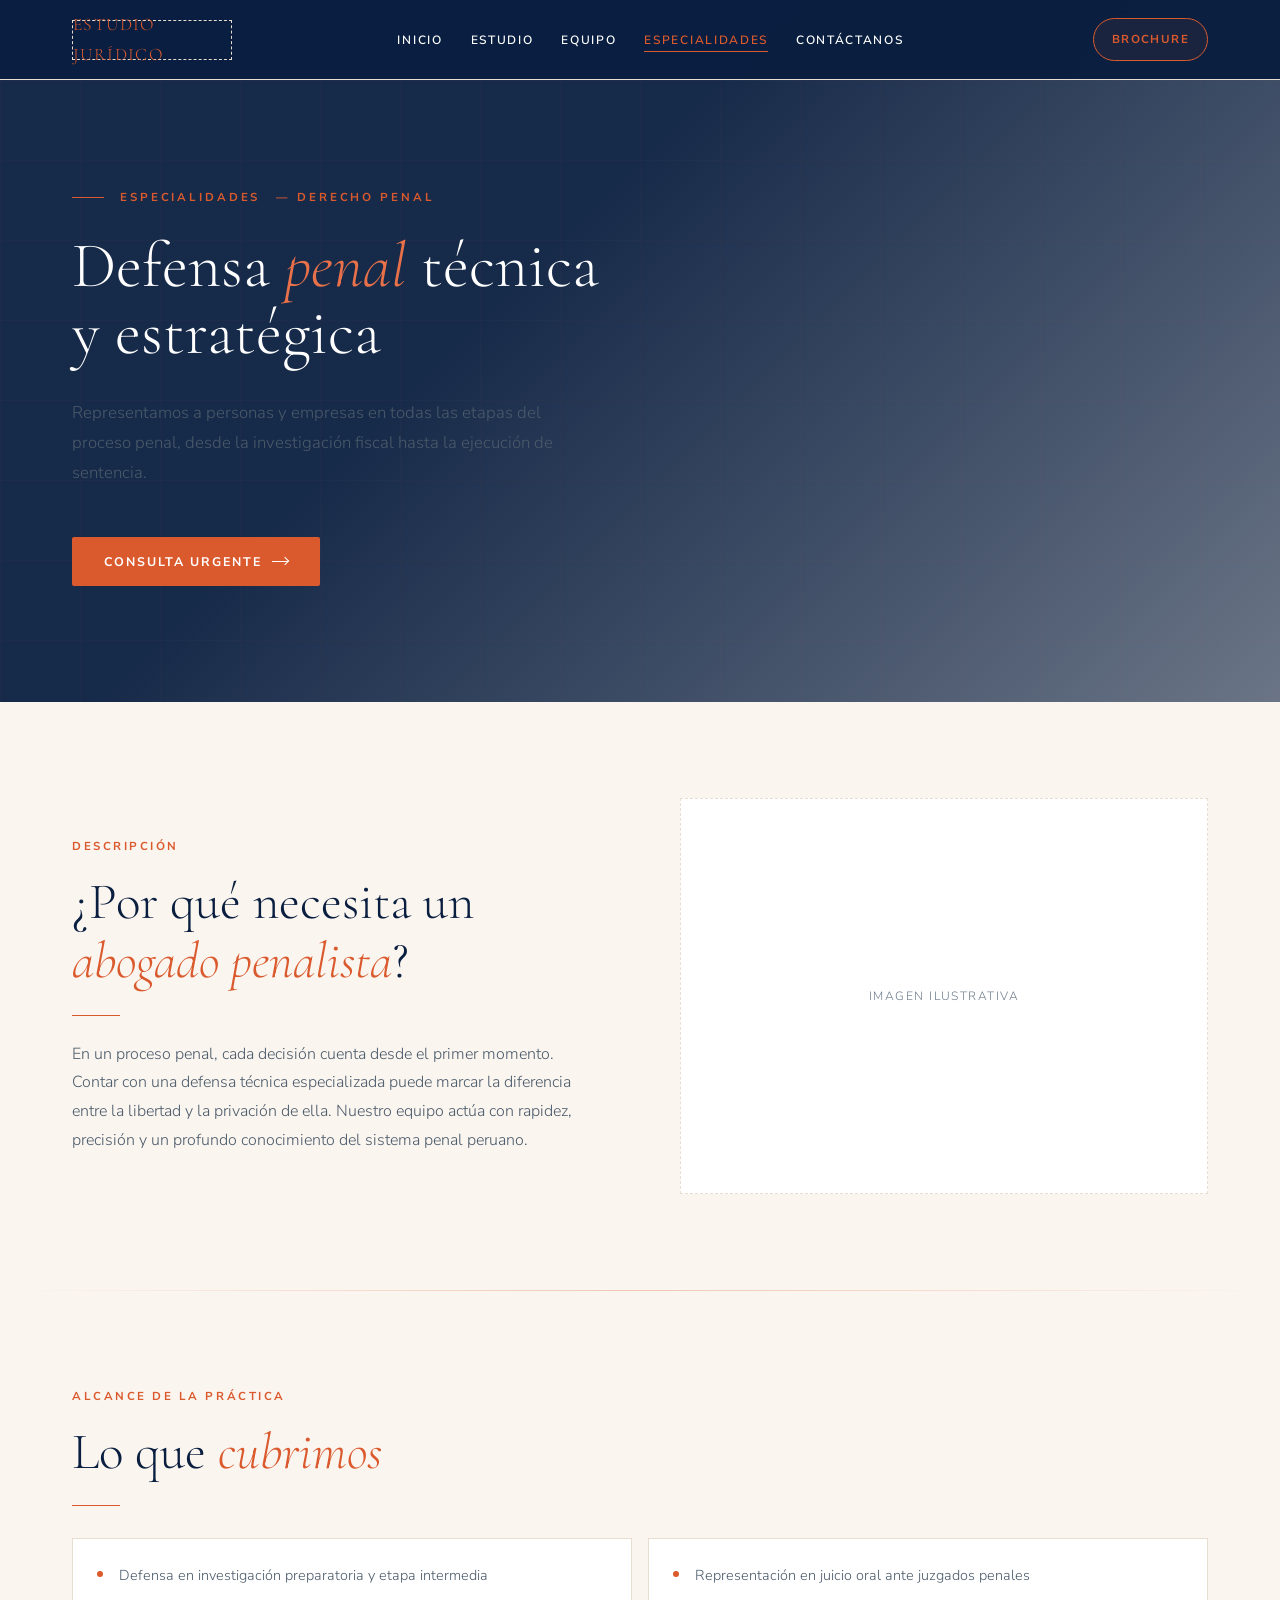
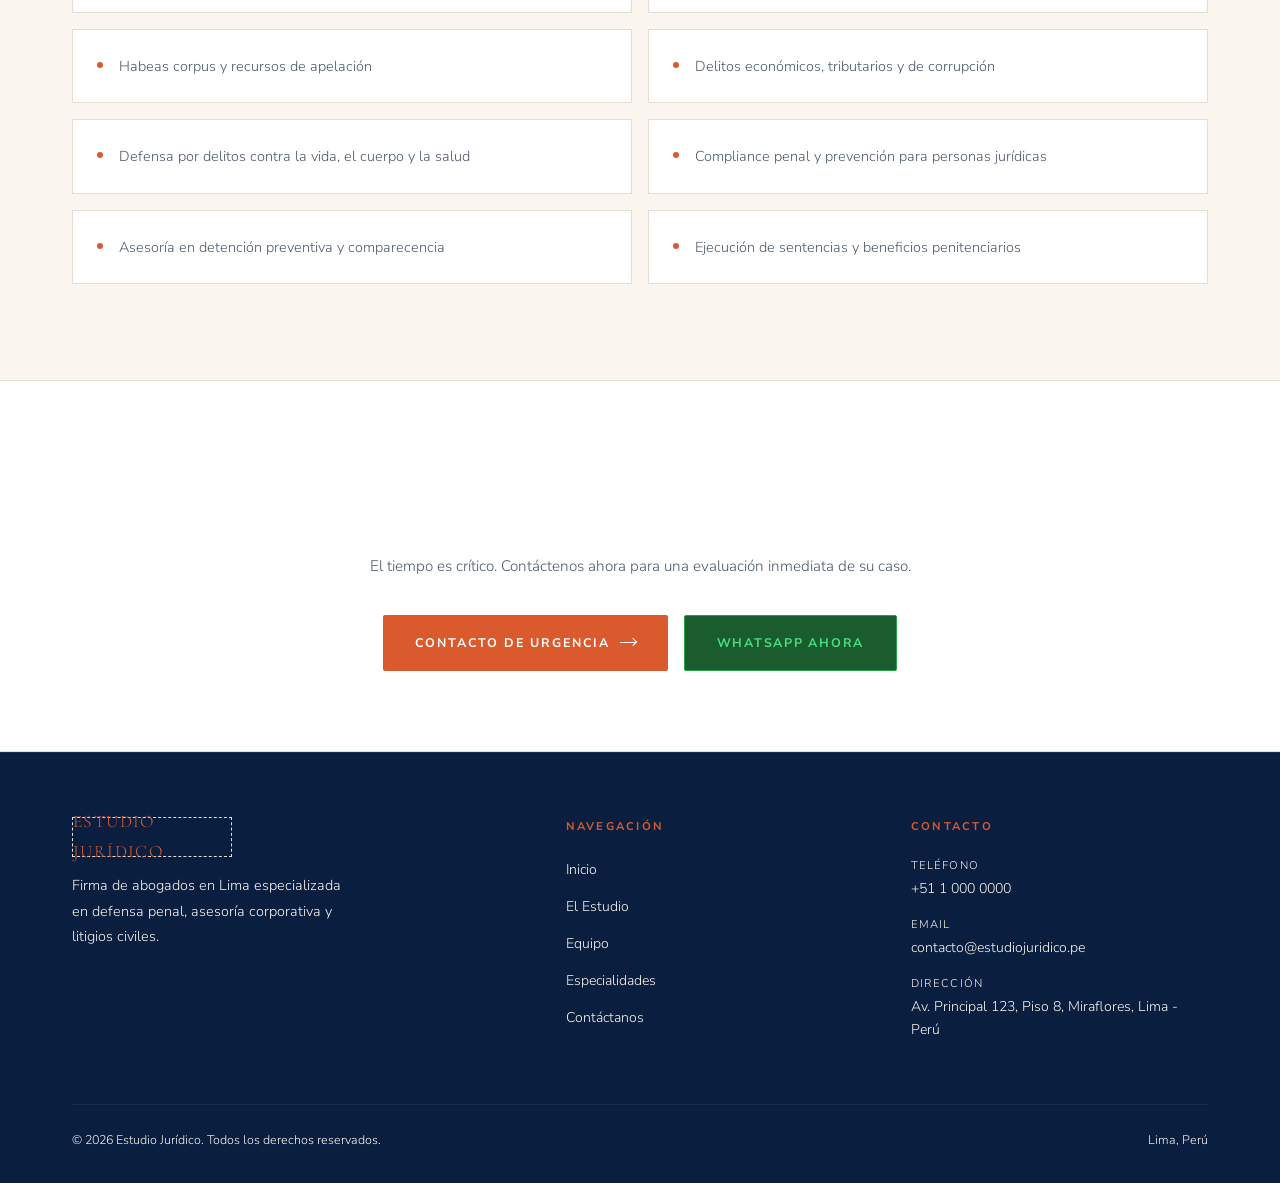
<file: especialidades/derecho-penal/index.html>
<!DOCTYPE html>
<html lang="es">
<head>
  <meta charset="UTF-8">
  <meta name="viewport" content="width=device-width, initial-scale=1.0">
  <title>Derecho Penal | Estudio Jurídico — Abogados Penalistas en Lima</title>
  <meta name="description" content="Abogados penalistas en Lima, Perú. Defensa técnica en investigaciones fiscales, detenciones, juicios orales y apelaciones ante el Poder Judicial.">
  <link rel="icon" href="/favicon.svg" type="image/svg+xml">
  <link rel="stylesheet" href="/assets/css/main.css">
  <link rel="stylesheet" href="/assets/css/components.css">
  <link rel="stylesheet" href="/assets/css/responsive.css">
</head>
<body>

  <div id="site-header-slot"></div>

  <main id="main">

    <section class="hero hero--inner" aria-label="Derecho Penal">
      <div class="hero__bg">
        <img class="hero__bg-image" data-src="" alt="Defensa penal en Lima">
        <div class="hero__bg-overlay"></div>
        <div class="hero__bg-pattern"></div>
      </div>
      <div class="container">
        <div class="hero__content">
          <p class="hero__eyebrow"><a href="/especialidades/" style="color:inherit">Especialidades</a> &mdash; Derecho Penal</p>
          <h1 class="hero__title">Defensa <em>penal</em> técnica<br>y estratégica</h1>
          <p class="hero__body">Representamos a personas y empresas en todas las etapas del proceso penal, desde la investigación fiscal hasta la ejecución de sentencia.</p>
          <div class="hero__cta">
            <a href="/contactanos/" class="btn btn--primary">
              Consulta urgente
              <span class="btn__arrow" aria-hidden="true"></span>
            </a>
          </div>
        </div>
      </div>
    </section>

    <section class="section" aria-labelledby="penal-desc">
      <div class="container">
        <div class="two-col">
          <div class="two-col__text">
            <span class="section__label">Descripción</span>
            <h2 class="section__title" id="penal-desc">¿Por qué necesita un <em>abogado penalista</em>?</h2>
            <div class="divider" aria-hidden="true"></div>
            <p class="section__body">En un proceso penal, cada decisión cuenta desde el primer momento. Contar con una defensa técnica especializada puede marcar la diferencia entre la libertad y la privación de ella. Nuestro equipo actúa con rapidez, precisión y un profundo conocimiento del sistema penal peruano.</p>
          </div>
          <div class="two-col__visual" aria-hidden="true">
            <img class="two-col__visual-img" data-src="" alt="Abogado penalista en Lima">
            <span>Imagen ilustrativa</span>
          </div>
        </div>
      </div>
    </section>

    <div class="gold-line"></div>

    <section class="section" aria-labelledby="alcance-title">
      <div class="container">
        <span class="section__label">Alcance de la práctica</span>
        <h2 class="section__title" id="alcance-title">Lo que <em>cubrimos</em></h2>
        <div class="divider" aria-hidden="true"></div>
        <div class="scope-list">
          <div class="scope-item">
            <div class="scope-item__dot" aria-hidden="true"></div>
            <p class="scope-item__text">Defensa en investigación preparatoria y etapa intermedia</p>
          </div>
          <div class="scope-item">
            <div class="scope-item__dot" aria-hidden="true"></div>
            <p class="scope-item__text">Representación en juicio oral ante juzgados penales</p>
          </div>
          <div class="scope-item">
            <div class="scope-item__dot" aria-hidden="true"></div>
            <p class="scope-item__text">Habeas corpus y recursos de apelación</p>
          </div>
          <div class="scope-item">
            <div class="scope-item__dot" aria-hidden="true"></div>
            <p class="scope-item__text">Delitos económicos, tributarios y de corrupción</p>
          </div>
          <div class="scope-item">
            <div class="scope-item__dot" aria-hidden="true"></div>
            <p class="scope-item__text">Defensa por delitos contra la vida, el cuerpo y la salud</p>
          </div>
          <div class="scope-item">
            <div class="scope-item__dot" aria-hidden="true"></div>
            <p class="scope-item__text">Compliance penal y prevención para personas jurídicas</p>
          </div>
          <div class="scope-item">
            <div class="scope-item__dot" aria-hidden="true"></div>
            <p class="scope-item__text">Asesoría en detención preventiva y comparecencia</p>
          </div>
          <div class="scope-item">
            <div class="scope-item__dot" aria-hidden="true"></div>
            <p class="scope-item__text">Ejecución de sentencias y beneficios penitenciarios</p>
          </div>
        </div>
      </div>
    </section>

    <section class="cta-band" aria-labelledby="cta-penal">
      <div class="container">
        <h2 class="cta-band__title" id="cta-penal">¿Enfrenta un proceso penal?</h2>
        <p class="cta-band__body">El tiempo es crítico. Contáctenos ahora para una evaluación inmediata de su caso.</p>
        <div class="cta-band__actions">
          <a href="/contactanos/" class="btn btn--primary">
            Contacto de urgencia
            <span class="btn__arrow" aria-hidden="true"></span>
          </a>
          <a href="https://wa.me/51900000000" target="_blank" rel="noopener noreferrer" class="whatsapp-cta">
            WhatsApp ahora
          </a>
        </div>
      </div>
    </section>

  </main>

  <div id="site-footer-slot"></div>

  <script type="module" src="/assets/js/main.js"></script>
</body>
</html>
</file>
<file: assets/css/main.css>
@import url('https://fonts.googleapis.com/css2?family=Cormorant+Garamond:ital,wght@0,300;0,400;0,600;1,300;1,400&family=Nunito+Sans:wght@300;400;600;700&display=swap');

:root {
  /* Paleta Institucional */
  --color-primary: #0A1F40;           /* Azul marino profundo */
  --color-secondary: #256670;         /* Azul petróleo */
  --color-accent: #DA5A2E;            /* Terracota/cobre */
  /* RGB variants for semi-transparent overlays and gradients */
  --color-primary-rgb: 10, 31, 64;
  --color-secondary-rgb: 37, 102, 112;
  --color-accent-rgb: 218, 90, 46;
  --color-base-light-rgb: 251, 245, 239;
  --color-accent-light: #E8714A;      /* Terracota más clara */
  --color-accent-dim: rgba(218, 90, 46, 0.12);  /* Terracota opaco */
  --color-base-light: #FBF5EF;        /* Marfil claro */
  --color-white: #ffffff;
  --color-text-dark: #0A1F40;         /* Texto sobre fondos claros */
  --color-text-light: #FBF5EF;        /* Texto sobre fondos oscuros */
  --color-text-muted: #4A5A6A;        /* Texto secundario */
  
  /* Compatibilidad con estilos existentes */
  --color-bg: #FBF5EF;
  --color-surface: #FFFFFF;
  --color-surface-2: #F5F0E8;
  --color-border: #E8DDD1;
  --color-gold: #DA5A2E;              /* Reemplazado con terracota */
  --color-gold-light: #E8714A;        /* Equivalente más claro */
  --color-gold-dim: rgba(218, 90, 46, 0.12);  /* Equivalente opaco */
  --color-text: #0A1F40;
  --color-text-muted: #4A5A6A;
  --color-text-dim: #6B7A8A;
  
  --font-serif: 'Cormorant Garamond', Georgia, serif;
  --font-sans: 'Nunito Sans', sans-serif;
  --header-h: 80px;
  --max-w: 1200px;
  --radius: 2px;
  --transition: 0.3s cubic-bezier(0.4, 0, 0.2, 1);
  --shadow: 0 4px 32px rgba(10, 31, 64, 0.12);
}

*, *::before, *::after {
  box-sizing: border-box;
  margin: 0;
  padding: 0;
}

html {
  scroll-behavior: smooth;
  font-size: 16px;
}

body {
  background-color: var(--color-bg);
  color: var(--color-text);
  font-family: var(--font-sans);
  font-weight: 300;
  line-height: 1.7;
  -webkit-font-smoothing: antialiased;
}

img {
  display: block;
  max-width: 100%;
}

a {
  color: inherit;
  text-decoration: none;
}

ul {
  list-style: none;
}

button {
  cursor: pointer;
  border: none;
  background: none;
  font-family: inherit;
}

.container {
  width: 100%;
  max-width: var(--max-w);
  margin: 0 auto;
  padding: 0 32px;
}

.section {
  padding: 96px 0;
}

.section--sm {
  padding: 64px 0;
}

.section__label {
  font-family: var(--font-sans);
  font-size: 0.72rem;
  font-weight: 700;
  letter-spacing: 0.22em;
  text-transform: uppercase;
  color: var(--color-accent);
  margin-bottom: 16px;
  display: block;
}

.section__title {
  font-family: var(--font-serif);
  font-size: clamp(2rem, 4vw, 3.2rem);
  font-weight: 300;
  line-height: 1.15;
  color: var(--color-primary);
  margin-bottom: 24px;
}

.section__title em {
  font-style: italic;
  color: var(--color-accent);
}

.section__body {
  font-size: 1rem;
  color: var(--color-text-muted);
  max-width: 560px;
  line-height: 1.8;
}

.divider {
  width: 48px;
  height: 1px;
  background: var(--color-accent);
  margin: 24px 0;
}

.btn {
  display: inline-flex;
  align-items: center;
  gap: 10px;
  padding: 14px 32px;
  font-family: var(--font-sans);
  font-size: 0.78rem;
  font-weight: 700;
  letter-spacing: 0.16em;
  text-transform: uppercase;
  transition: var(--transition);
  border-radius: var(--radius);
}

.btn--primary {
  background: var(--color-accent);
  color: var(--color-white);
}

.btn--primary:hover {
  background: var(--color-accent-light);
}

.btn--outline {
  border: 1px solid var(--color-accent);
  color: var(--color-accent);
}

.btn--outline:hover {
  background: var(--color-accent-dim);
}

.btn--ghost {
  color: var(--color-text-muted);
  padding: 0;
  font-size: 0.75rem;
}

.btn--ghost:hover {
  color: var(--color-accent);
}

.btn__arrow {
  width: 16px;
  height: 1px;
  background: currentColor;
  position: relative;
  transition: width var(--transition);
}

.btn__arrow::after {
  content: '';
  position: absolute;
  right: 0;
  top: -3px;
  width: 6px;
  height: 6px;
  border-right: 1px solid currentColor;
  border-top: 1px solid currentColor;
  transform: rotate(45deg);
}

.btn:hover .btn__arrow {
  width: 24px;
}

.gold-line {
  width: 100%;
  height: 1px;
  background: linear-gradient(90deg, transparent, var(--color-accent), transparent);
  opacity: 0.3;
}
</file>
<file: assets/css/components.css>
.site-header {
  position: fixed;
  top: 0;
  left: 0;
  right: 0;
  height: var(--header-h);
  z-index: 900;
  background: rgba(var(--color-primary-rgb), 0.96);
  backdrop-filter: blur(12px);
  border-bottom: 1px solid var(--color-border);
  transition: var(--transition);
}

.site-header__inner {
  display: flex;
  align-items: center;
  justify-content: space-between;
  height: 100%;
}

.site-header__brochure {
  display: inline-flex;
  align-items: center;
  justify-content: center;
  padding: 11px 18px;
  border: 1px solid var(--color-accent);
  border-radius: 999px;
  background: rgba(218, 90, 46, 0.08);
  color: var(--color-accent);
  font-size: 0.72rem;
  font-weight: 700;
  letter-spacing: 0.12em;
  text-transform: uppercase;
  transition: var(--transition);
  margin-left: 24px;
}

.site-header__brochure:hover {
  background: var(--color-accent);
  color: var(--color-white);
}

.site-header__logo {
  display: flex;
  flex-direction: column;
  gap: 2px;
}

.site-nav {
  flex: 1 1 auto;
  display: flex;
  align-items: center;
  justify-content: center;
}

.site-header__logo-placeholder {
  width: 160px;
  height: 40px;
  border: 1px dashed var(--color-border);
  display: flex;
  align-items: center;
  justify-content: center;
  font-family: var(--font-serif);
  font-size: 1.1rem;
  color: var(--color-gold);
  letter-spacing: 0.08em;
}

.site-nav__list {
  display: flex;
  align-items: center;
  gap: 28px;
}

.site-nav__item--brochure a {
  display: inline-flex;
  align-items: center;
  justify-content: center;
  padding: 11px 18px;
  border: 1px solid var(--color-accent);
  border-radius: 999px;
  color: var(--color-accent);
  background: rgba(218, 90, 46, 0.06);
  font-weight: 700;
  letter-spacing: 0.12em;
  text-transform: uppercase;
}

.site-nav__item--brochure a::after {
  display: none;
}

.site-nav__item--brochure a:hover,
.site-nav__item--brochure a.active {
  background: var(--color-accent);
  color: var(--color-white);
}

.site-nav__item a {
  font-size: 0.75rem;
  font-weight: 600;
  letter-spacing: 0.14em;
  text-transform: uppercase;
  color: var(--color-white);
  transition: color var(--transition);
  position: relative;
  padding-bottom: 4px;
}

.site-nav__item a::after {
  content: '';
  position: absolute;
  bottom: 0;
  left: 0;
  width: 0;
  height: 1px;
  background: var(--color-gold);
  transition: width var(--transition);
}

.site-nav__item a:hover,
.site-nav__item a.active {
  color: var(--color-gold);
}

.site-nav__item a:hover::after,
.site-nav__item a.active::after {
  width: 100%;
}

.hamburger {
  display: none;
  flex-direction: column;
  gap: 5px;
  padding: 8px;
  z-index: 901;
}

.hamburger__bar {
  width: 24px;
  height: 1px;
  background: var(--color-white);
  transition: var(--transition);
  display: block;
}

.hamburger.open .hamburger__bar:nth-child(1) {
  transform: translateY(6px) rotate(45deg);
}

.hamburger.open .hamburger__bar:nth-child(2) {
  opacity: 0;
}

.hamburger.open .hamburger__bar:nth-child(3) {
  transform: translateY(-6px) rotate(-45deg);
}

.mobile-menu {
  display: none;
  position: fixed;
  inset: 0;
  top: var(--header-h);
  background: var(--color-bg);
  z-index: 800;
  flex-direction: column;
  padding: 48px 32px;
  gap: 0;
  border-top: 1px solid var(--color-border);
}

.mobile-menu.open {
  display: flex;
}

.mobile-menu__item {
  border-bottom: 1px solid var(--color-border);
}

.mobile-menu__item a {
  display: block;
  padding: 20px 0;
  font-family: var(--font-serif);
  font-size: 1.8rem;
  font-weight: 300;
  color: var(--color-text);
  transition: color var(--transition);
}

.mobile-menu__item a:hover {
  color: var(--color-gold);
}

.mobile-menu__item--brochure {
  border-bottom: none;
  padding-top: 10px;
}

.mobile-menu__item--brochure a {
  display: inline-flex;
  align-items: center;
  justify-content: center;
  padding: 12px 18px;
  border: 1px solid var(--color-accent);
  border-radius: 999px;
  color: var(--color-accent);
  background: rgba(218, 90, 46, 0.08);
  font-size: 0.92rem;
  letter-spacing: 0.12em;
}

.site-footer {
  background: var(--color-primary);
  border-top: 1px solid rgba(var(--color-base-light-rgb), 0.06);
  padding: 64px 0 32px;
}

.site-footer__grid {
  display: grid;
  grid-template-columns: 1.5fr 1fr 1fr;
  gap: 48px;
  margin-bottom: 48px;
}

.footer-brand__desc {
  font-size: 0.9rem;
  color: var(--color-text-light);
  margin-top: 16px;
  line-height: 1.8;
  max-width: 280px;
}

.footer-col__title {
  font-size: 0.7rem;
  font-weight: 700;
  letter-spacing: 0.2em;
  text-transform: uppercase;
  color: var(--color-accent);
  margin-bottom: 20px;
}

.footer-col__list {
  display: flex;
  flex-direction: column;
  gap: 10px;
}

.footer-col__list a {
  font-size: 0.88rem;
  color: var(--color-text-light);
  transition: color var(--transition);
}

.footer-col__list a:hover {
  color: var(--color-text);
}

.footer-contact__item {
  display: flex;
  flex-direction: column;
  gap: 2px;
  margin-bottom: 14px;
}

.footer-contact__label {
  font-size: 0.7rem;
  text-transform: uppercase;
  letter-spacing: 0.1em;
  color: var(--color-text-light);
}

.footer-contact__value {
  font-size: 0.88rem;
  color: var(--color-text-light);
}

.site-footer__bottom {
  border-top: 1px solid rgba(var(--color-base-light-rgb), 0.06);
  padding-top: 24px;
  display: flex;
  align-items: center;
  justify-content: space-between;
}

.footer-copy {
  font-size: 0.78rem;
  color: var(--color-text-light);
}

.hero {
  min-height: 100vh;
  display: flex;
  align-items: center;
  padding-bottom: 76px;
  position: relative;
  overflow: hidden;
  padding-top: var(--header-h);
}

.hero__bg {
  position: absolute;
  inset: 0;
  background: var(--color-bg);
  z-index: 0;
}

.hero__bg-image {
  position: absolute;
  inset: 0;
  width: 100%;
  height: 100%;
  object-fit: cover;
  opacity: 0;
  transition: opacity 0.8s ease;
}

.hero__bg-image.loaded {
  opacity: 0.18;
}

.hero__bg-overlay {
  position: absolute;
  inset: 0;
  background: linear-gradient(135deg, rgba(var(--color-primary-rgb),0.95) 40%, rgba(var(--color-primary-rgb),0.6) 100%);
  z-index: 1;
}

.hero__bg-pattern {
  position: absolute;
  inset: 0;
  z-index: 1;
  background-image:
    linear-gradient(rgba(var(--color-accent-rgb),0.03) 1px, transparent 1px),
    linear-gradient(90deg, rgba(var(--color-accent-rgb),0.03) 1px, transparent 1px);
  background-size: 80px 80px;
}

.hero__content {
  position: relative;
  z-index: 2;
  max-width: 720px;
}

.hero__eyebrow {
  font-size: 0.72rem;
  font-weight: 700;
  letter-spacing: 0.25em;
  text-transform: uppercase;
  color: var(--color-gold);
  margin-bottom: 24px;
  display: flex;
  bottom: 10px;
  align-items: center;
  gap: 16px;
}

.hero__eyebrow::before {
  content: '';
  width: 32px;
  height: 1px;
  background: var(--color-gold);
}

.hero__title {
  font-family: var(--font-serif);
  font-size: clamp(3rem, 7vw, 5.5rem);
  font-weight: 300;
  line-height: 1.05;
  color: var(--color-white);
  margin-bottom: 32px;
}

.hero__title em {
  font-style: italic;
  color: var(--color-gold-light);
}

.hero__body {
  font-size: 1.05rem;
  color: var(--color-text-muted);
  margin-bottom: 48px;
  max-width: 500px;
  line-height: 1.8;
}

.hero__cta {
  display: flex;
  gap: 16px;
  flex-wrap: wrap;
}

.hero--inner {
  min-height: 78vh;
  align-items: center;
  padding-top: calc(var(--header-h) + 88px);
  padding-bottom: 96px;
}

.hero--inner .container {
  align-self: stretch;
  display: flex;
  align-items: center;
}

.hero--inner .hero__title {
  font-size: clamp(2.5rem, 5vw, 4rem);
}

.page-hero-scroll {
  position: absolute;
  bottom: 10px;
  left: 50%;
  transform: translateX(-50%);
  z-index: 2;
  display: flex;
  flex-direction: column;
  align-items: center;
  gap: 8px;
  color: var(--color-text-dim);
  font-size: 0.7rem;
  letter-spacing: 0.15em;
  text-transform: uppercase;
}

.scroll-line {
  width: 1px;
  height: 40px;
  background: linear-gradient(var(--color-gold), transparent);
  animation: scrollPulse 2s infinite;
}

@keyframes scrollPulse {
  0%, 100% { opacity: 1; transform: scaleY(1); }
  50% { opacity: 0.3; transform: scaleY(0.7); }
}

.card {
  background: var(--color-surface);
  border: 1px solid var(--color-border);
  padding: 40px;
  transition: var(--transition);
}

.card:hover {
  border-color: var(--color-gold);
  background: var(--color-surface-2);
}

.card__icon {
  width: 40px;
  height: 1px;
  background: var(--color-gold);
  margin-bottom: 24px;
}

.card__title {
  font-family: var(--font-serif);
  font-size: 1.4rem;
  font-weight: 400;
  color: var(--color-primary);
  margin-bottom: 12px;
}

.card__body {
  font-size: 0.9rem;
  color: var(--color-text-muted);
  line-height: 1.8;
}

.team-card {
  display: flex;
  flex-direction: column;
}

.team-card__img-wrap {
  aspect-ratio: 3/4;
  overflow: hidden;
  background: var(--color-surface);
  position: relative;
  border: 1px solid var(--color-border);
}

.team-card__img {
  width: 100%;
  height: 100%;
  object-fit: cover;
  opacity: 0;
  transition: opacity 0.5s ease, transform 0.5s ease;
}

.team-card__img.loaded {
  opacity: 1;
}

.team-card__img-wrap:hover .team-card__img {
  transform: scale(1.04);
}

.team-card__img-placeholder {
  position: absolute;
  inset: 0;
  display: flex;
  flex-direction: column;
  align-items: center;
  justify-content: center;
  gap: 8px;
  color: var(--color-text-dim);
  font-size: 0.75rem;
  letter-spacing: 0.1em;
  text-transform: uppercase;
}

.team-card__img-placeholder span {
  width: 48px;
  height: 48px;
  border: 1px dashed var(--color-border);
  border-radius: 50%;
}

.team-card__info {
  padding: 24px 0;
  border-bottom: 1px solid var(--color-border);
}

.team-card__name {
  font-family: var(--font-serif);
  font-size: 1.5rem;
  font-weight: 400;
  color: var(--color-white);
  margin-bottom: 4px;
}

.team-card__role {
  font-size: 0.75rem;
  font-weight: 600;
  letter-spacing: 0.12em;
  text-transform: uppercase;
  color: var(--color-gold);
}

.team-card__action {
  padding-top: 20px;
}

/* Team Spotlight Section */
.team-spotlight {
  display: grid;
  grid-template-columns: 1.1fr 0.9fr;
  gap: 64px;
  align-items: center;
  margin-top: 56px;
}

.team-spotlight__content {
  position: relative;
  z-index: 1;
}

.team-spotlight__values {
  display: grid;
  gap: 32px;
  margin: 40px 0;
  max-width: 520px;
}

.team-spotlight__value-item {
  position: relative;
  padding-left: 40px;
}

.team-spotlight__value-icon {
  position: absolute;
  left: 0;
  top: 2px;
  width: 24px;
  height: 1px;
  background: var(--color-secondary);
}

.team-spotlight__value-title {
  font-family: var(--font-serif);
  font-size: 1.15rem;
  font-weight: 400;
  color: var(--color-primary);
  margin-bottom: 8px;
  line-height: 1.2;
}

.team-spotlight__value-text {
  font-size: 0.95rem;
  color: var(--color-text-muted);
  line-height: 1.7;
}

.team-spotlight__visual {
  position: relative;
  aspect-ratio: 1;
  background: linear-gradient(135deg, var(--color-secondary) 0%, rgba(37, 102, 112, 0.88) 48%, #1f5d67 100%);
  border-radius: 2px;
  overflow: hidden;
}

.team-spotlight__visual::before {
  content: '';
  position: absolute;
  inset: 32px;
  border: 1px solid rgba(251, 245, 239, 0.12);
  border-radius: 1px;
}

.team-spotlight__visual::after {
  content: '';
  position: absolute;
  top: 0;
  left: 50%;
  width: 1px;
  height: 100%;
  background: linear-gradient(to bottom, transparent, rgba(251, 245, 239, 0.14), transparent);
}

.modal-overlay {
  position: fixed;
  inset: 0;
  background: rgba(0,0,0,0.85);
  z-index: 1000;
  display: flex;
  align-items: center;
  justify-content: center;
  padding: 24px;
  opacity: 0;
  pointer-events: none;
  transition: opacity var(--transition);
  backdrop-filter: blur(4px);
}

.modal-overlay.open {
  opacity: 1;
  pointer-events: all;
}

.modal {
  background: var(--color-surface);
  border: 1px solid var(--color-border);
  max-width: 640px;
  width: 100%;
  max-height: 90vh;
  overflow-y: auto;
  transform: translateY(20px);
  transition: transform var(--transition);
  position: relative;
}

.modal-overlay.open .modal {
  transform: translateY(0);
}

.modal__close {
  position: absolute;
  top: 20px;
  right: 20px;
  width: 36px;
  height: 36px;
  display: flex;
  align-items: center;
  justify-content: center;
  color: var(--color-text-muted);
  font-size: 1.4rem;
  transition: color var(--transition);
  z-index: 1;
}

.modal__close:hover {
  color: var(--color-white);
}

.modal__img-wrap {
  aspect-ratio: 16/9;
  overflow: hidden;
  background: var(--color-surface-2);
  position: relative;
}

.modal__img {
  width: 100%;
  height: 100%;
  object-fit: cover;
  object-position: top;
  opacity: 0;
  transition: opacity 0.5s ease;
}

.modal__img.loaded {
  opacity: 1;
}

.modal__img-placeholder {
  position: absolute;
  inset: 0;
  display: flex;
  align-items: center;
  justify-content: center;
  color: var(--color-text-dim);
  font-size: 0.75rem;
  letter-spacing: 0.12em;
  text-transform: uppercase;
}

.modal__body {
  padding: 40px;
}

.modal__name {
  font-family: var(--font-serif);
  font-size: 2rem;
  font-weight: 300;
  color: var(--color-white);
  margin-bottom: 4px;
}

.modal__role {
  font-size: 0.75rem;
  font-weight: 700;
  letter-spacing: 0.16em;
  text-transform: uppercase;
  color: var(--color-gold);
  margin-bottom: 24px;
}

.modal__divider {
  width: 40px;
  height: 1px;
  background: var(--color-gold);
  margin-bottom: 24px;
}

.modal__bio {
  font-size: 0.92rem;
  color: var(--color-text-muted);
  line-height: 1.85;
  margin-bottom: 32px;
}

.modal__social {
  display: flex;
  gap: 12px;
}

.social-link {
  display: inline-flex;
  align-items: center;
  gap: 8px;
  padding: 10px 18px;
  border: 1px solid var(--color-border);
  font-size: 0.72rem;
  font-weight: 700;
  letter-spacing: 0.12em;
  text-transform: uppercase;
  color: var(--color-text-muted);
  transition: var(--transition);
}

.social-link:hover {
  border-color: var(--color-gold);
  color: var(--color-gold);
}

.specialty-item {
  display: flex;
  align-items: flex-start;
  gap: 32px;
  padding: 40px 0;
  border-bottom: 1px solid var(--color-border);
  transition: var(--transition);
}

.specialty-item:first-child {
  border-top: 1px solid var(--color-border);
}

.specialty-item:hover .specialty-item__num {
  color: var(--color-gold);
}

.specialty-item__num {
  font-family: var(--font-serif);
  font-size: 3.5rem;
  font-weight: 300;
  color: var(--color-border);
  line-height: 1;
  min-width: 80px;
  transition: color var(--transition);
}

.specialty-item__content {
  flex: 1;
}

.specialty-item__title {
  font-family: var(--font-serif);
  font-size: 1.6rem;
  font-weight: 400;
  color: var(--color-white);
  margin-bottom: 10px;
}

.specialty-item__body {
  font-size: 0.9rem;
  color: var(--color-text-muted);
  line-height: 1.8;
  margin-bottom: 16px;
  max-width: 480px;
}

.specialty-item--featured {
  background: var(--color-surface);
  border: 1px solid var(--color-gold);
  padding: 40px;
  margin-bottom: 0;
}

.specialty-item--featured .specialty-item__num {
  color: var(--color-gold-dim);
}

.specialty-item--featured .specialty-item__title {
  color: var(--color-gold-light);
}

.contact-grid {
  display: grid;
  grid-template-columns: 1fr 1fr;
  gap: 64px;
  align-items: start;
}

.contact-info__item {
  margin-bottom: 32px;
}

.contact-info__label {
  font-size: 0.7rem;
  font-weight: 700;
  letter-spacing: 0.2em;
  text-transform: uppercase;
  color: var(--color-gold);
  margin-bottom: 6px;
}

.contact-info__value {
  font-size: 1rem;
  color: var(--color-text-muted);
}

.form-group {
  margin-bottom: 24px;
}

.form-label {
  display: block;
  font-size: 0.72rem;
  font-weight: 700;
  letter-spacing: 0.16em;
  text-transform: uppercase;
  color: var(--color-text-muted);
  margin-bottom: 10px;
}

.form-input,
.form-textarea,
.form-select {
  width: 100%;
  background: var(--color-surface);
  border: 1px solid var(--color-border);
  color: var(--color-text);
  font-family: var(--font-sans);
  font-size: 0.95rem;
  padding: 14px 16px;
  transition: border-color var(--transition);
  border-radius: var(--radius);
  outline: none;
  appearance: none;
}

.form-input:focus,
.form-textarea:focus,
.form-select:focus {
  border-color: var(--color-gold);
}

.form-input.error,
.form-textarea.error {
  border-color: #c0392b;
}

.form-textarea {
  resize: vertical;
  min-height: 140px;
}

.form-error {
  font-size: 0.75rem;
  color: #e74c3c;
  margin-top: 6px;
  display: block;
  min-height: 1em;
}

.form-submit {
  width: 100%;
  justify-content: center;
}

.whatsapp-cta {
  display: inline-flex;
  align-items: center;
  gap: 12px;
  padding: 16px 32px;
  background: #1a5c2e;
  border: 1px solid #25a244;
  color: #4ade80;
  font-size: 0.78rem;
  font-weight: 700;
  letter-spacing: 0.14em;
  text-transform: uppercase;
  transition: var(--transition);
  border-radius: var(--radius);
}

.whatsapp-cta:hover {
  background: #1e6b35;
  color: #86efac;
}

.values-grid {
  display: grid;
  grid-template-columns: repeat(3, 1fr);
  gap: 1px;
  background: var(--color-border);
  border: 1px solid var(--color-border);
}

.value-item {
  background: var(--color-surface);
  padding: 40px 32px;
  transition: background var(--transition);
}

.value-item:hover {
  background: var(--color-surface-2);
}

.value-item__num {
  font-family: var(--font-serif);
  font-size: 2rem;
  color: var(--color-gold-dim);
  font-weight: 300;
  margin-bottom: 16px;
  display: block;
}

.value-item__title {
  font-family: var(--font-serif);
  font-size: 1.25rem;
  color: var(--color-white);
  margin-bottom: 10px;
}

.value-item__body {
  font-size: 0.85rem;
  color: var(--color-text-dim);
  line-height: 1.8;
}

.mission-vision {
  display: grid;
  grid-template-columns: 1fr 1fr;
  gap: 1px;
  background: var(--color-border);
  margin-top: 64px;
}

.mv-item {
  background: var(--color-surface);
  padding: 56px 48px;
}

.mv-item__label {
  font-size: 0.7rem;
  font-weight: 700;
  letter-spacing: 0.22em;
  text-transform: uppercase;
  color: var(--color-gold);
  margin-bottom: 20px;
  display: block;
}

.mv-item__text {
  font-family: var(--font-serif);
  font-size: 1.4rem;
  font-weight: 300;
  color: var(--color-text);
  line-height: 1.6;
  font-style: italic;
}

.cta-band {
  background: var(--color-surface);
  border-top: 1px solid var(--color-border);
  border-bottom: 1px solid var(--color-border);
  padding: 80px 0;
  text-align: center;
}

.cta-band__title {
  font-family: var(--font-serif);
  font-size: clamp(1.8rem, 3.5vw, 2.8rem);
  font-weight: 300;
  color: var(--color-white);
  margin-bottom: 16px;
}

.cta-band__body {
  font-size: 0.95rem;
  color: var(--color-text-muted);
  margin-bottom: 36px;
}

.cta-band__actions {
  display: flex;
  gap: 16px;
  justify-content: center;
  flex-wrap: wrap;
}

.scope-list {
  display: grid;
  grid-template-columns: repeat(2, 1fr);
  gap: 16px;
  margin-top: 32px;
}

.scope-item {
  display: flex;
  align-items: flex-start;
  gap: 16px;
  padding: 24px;
  border: 1px solid var(--color-border);
  background: var(--color-surface);
}

.scope-item__dot {
  width: 6px;
  height: 6px;
  border-radius: 50%;
  background: var(--color-gold);
  margin-top: 8px;
  flex-shrink: 0;
}

.scope-item__text {
  font-size: 0.9rem;
  color: var(--color-text-muted);
  line-height: 1.7;
}

.two-col {
  display: grid;
  grid-template-columns: 1fr 1fr;
  gap: 80px;
  align-items: center;
}

.two-col--reversed .two-col__visual {
  order: -1;
}

.two-col__visual {
  aspect-ratio: 4/3;
  background: var(--color-surface);
  border: 1px dashed var(--color-border);
  display: flex;
  align-items: center;
  justify-content: center;
  color: var(--color-text-dim);
  font-size: 0.75rem;
  letter-spacing: 0.12em;
  text-transform: uppercase;
  position: relative;
  overflow: hidden;
}

.two-col__visual-img {
  position: absolute;
  inset: 0;
  width: 100%;
  height: 100%;
  object-fit: cover;
  opacity: 0;
  transition: opacity 0.5s;
}

.two-col__visual-img.loaded {
  opacity: 0.7;
}

.team-grid {
  display: grid;
  grid-template-columns: repeat(3, 1fr);
  gap: 32px;
}

.specialties-list {
  margin-top: 48px;
}

.highlight-stat {
  display: flex;
  flex-direction: column;
  gap: 4px;
}

.highlight-stat__num {
  font-family: var(--font-serif);
  font-size: 3.5rem;
  font-weight: 300;
  color: var(--color-gold);
  line-height: 1;
}

.highlight-stat__label {
  font-size: 0.75rem;
  font-weight: 600;
  letter-spacing: 0.14em;
  text-transform: uppercase;
  color: var(--color-text-dim);
}

.stats-row {
  display: flex;
  gap: 64px;
  margin-top: 48px;
  padding-top: 48px;
  border-top: 1px solid var(--color-border);
}

.form-success {
  display: none;
  padding: 20px;
  background: var(--color-gold-dim);
  border: 1px solid var(--color-gold);
  color: var(--color-gold-light);
  font-size: 0.9rem;
  text-align: center;
  margin-top: 16px;
  border-radius: var(--radius);
}

.form-success.visible {
  display: block;
}
</file>
<file: assets/css/responsive.css>
@media (max-width: 1024px) {
  .site-footer__grid {
    grid-template-columns: 1fr 1fr;
  }

  .footer-brand {
    grid-column: 1 / -1;
  }

  .two-col {
    grid-template-columns: 1fr;
    gap: 48px;
  }

  .two-col--reversed .two-col__visual {
    order: 0;
  }

  .team-grid {
    grid-template-columns: repeat(2, 1fr);
  }

  .team-spotlight {
    grid-template-columns: 1fr;
    gap: 48px;
  }

  .values-grid {
    grid-template-columns: repeat(2, 1fr);
  }

  .contact-grid {
    grid-template-columns: 1fr;
    gap: 48px;
  }

  .mission-vision {
    grid-template-columns: 1fr;
  }

  .scope-list {
    grid-template-columns: 1fr;
  }
}

@media (max-width: 768px) {
  :root {
    --header-h: 64px;
  }

  .container {
    padding: 0 20px;
  }

  .section {
    padding: 64px 0;
  }

  .site-nav {
    display: none;
  }

  .site-header__brochure {
    display: inline-flex;
    margin-left: auto;
    margin-right: 12px;
  }

  .hamburger {
    display: flex;
  }

  .hero__title {
    font-size: clamp(2.4rem, 9vw, 3.5rem);
  }


  .hero--inner {
    min-height: 84svh;
    padding-top: calc(var(--header-h) + 72px);
    padding-bottom: 84px;
    align-items: center;
  }

  .hero--inner .hero__content {
    transform: none;
    padding-bottom: 0;
  }

  .hero[aria-label="Portada"] .hero__content {
    transform: translateY(-24px);
  }

  .hero__cta {
    flex-direction: column;
    align-items: flex-start;
  }

  .team-grid {
    grid-template-columns: 1fr;
    max-width: 400px;
    margin: 0 auto;
  }

  .values-grid {
    grid-template-columns: 1fr;
  }

  .specialty-item {
    flex-direction: column;
    gap: 16px;
  }

  .specialty-item__num {
    font-size: 2.5rem;
  }

  .site-footer__grid {
    grid-template-columns: 1fr;
    gap: 32px;
  }

  .site-footer__bottom {
    flex-direction: column;
    gap: 8px;
    text-align: center;
  }

  .modal__body {
    padding: 24px;
  }

  .modal__social {
    flex-wrap: wrap;
  }

  .stats-row {
    flex-wrap: wrap;
    gap: 32px;
  }

  .cta-band {
    padding: 56px 0;
  }

  .cta-band__title {
    font-size: 1.6rem;
  }

  .specialty-item--featured {
    padding: 24px;
  }

  .mv-item {
    padding: 40px 28px;
  }

  .team-spotlight {
    gap: 32px;
  }

  .team-spotlight__visual {
    aspect-ratio: 4/3;
  }

  .team-spotlight__values {
    gap: 24px;
    margin: 32px 0;
  }
}

@media (max-width: 390px) and (max-height: 700px) {
  .hero--inner {
    min-height: 88svh;
    padding-top: calc(var(--header-h) + 56px);
    padding-bottom: 64px;
  }

  .hero__eyebrow {
    margin-bottom: 16px;
  }

  .hero__body {
    margin-bottom: 32px;
  }
}

@media (max-width: 480px) {
  .hero__title {
    font-size: 2.2rem;
  }

  .section__title {
    font-size: 1.8rem;
  }

  .btn {
    padding: 12px 24px;
    font-size: 0.72rem;
  }

  .two-col__visual {
    aspect-ratio: 3/2;
  }

  .specialty-item--featured {
    padding: 20px;
  }
}
</file>
